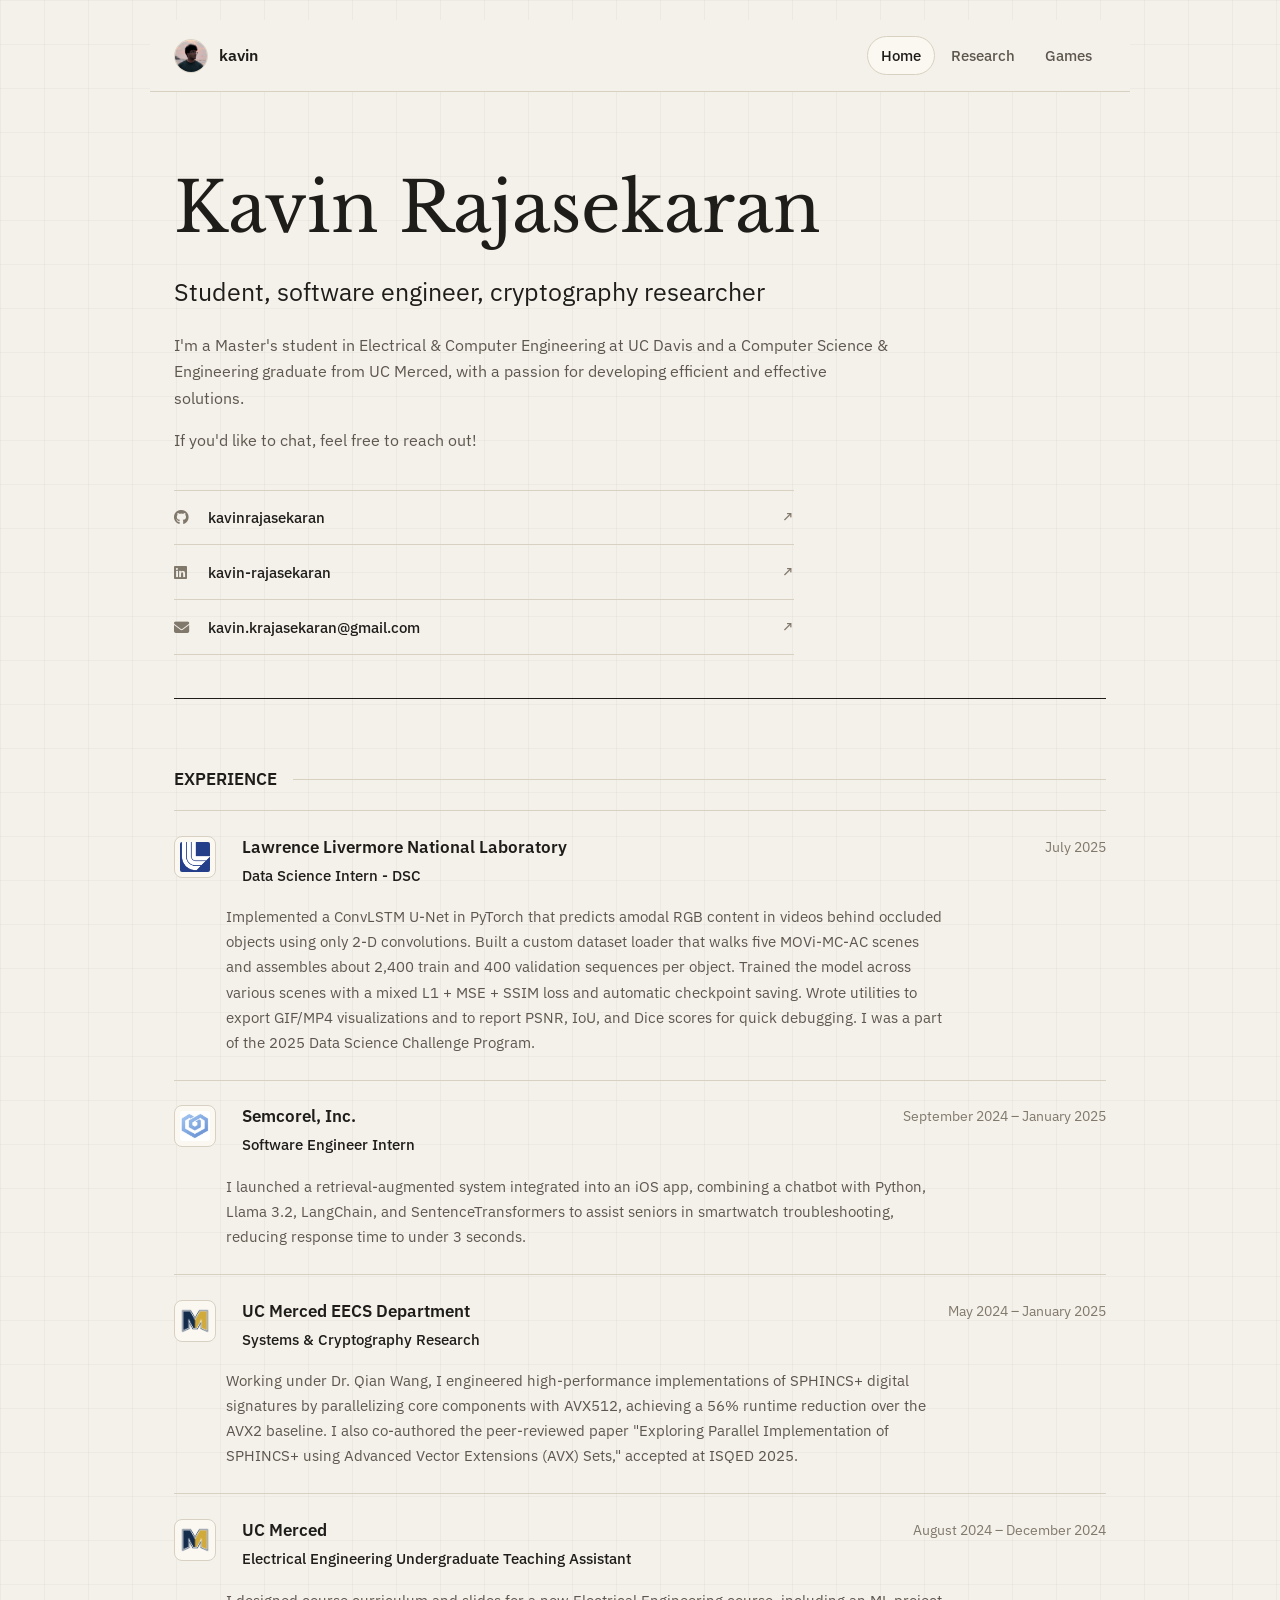
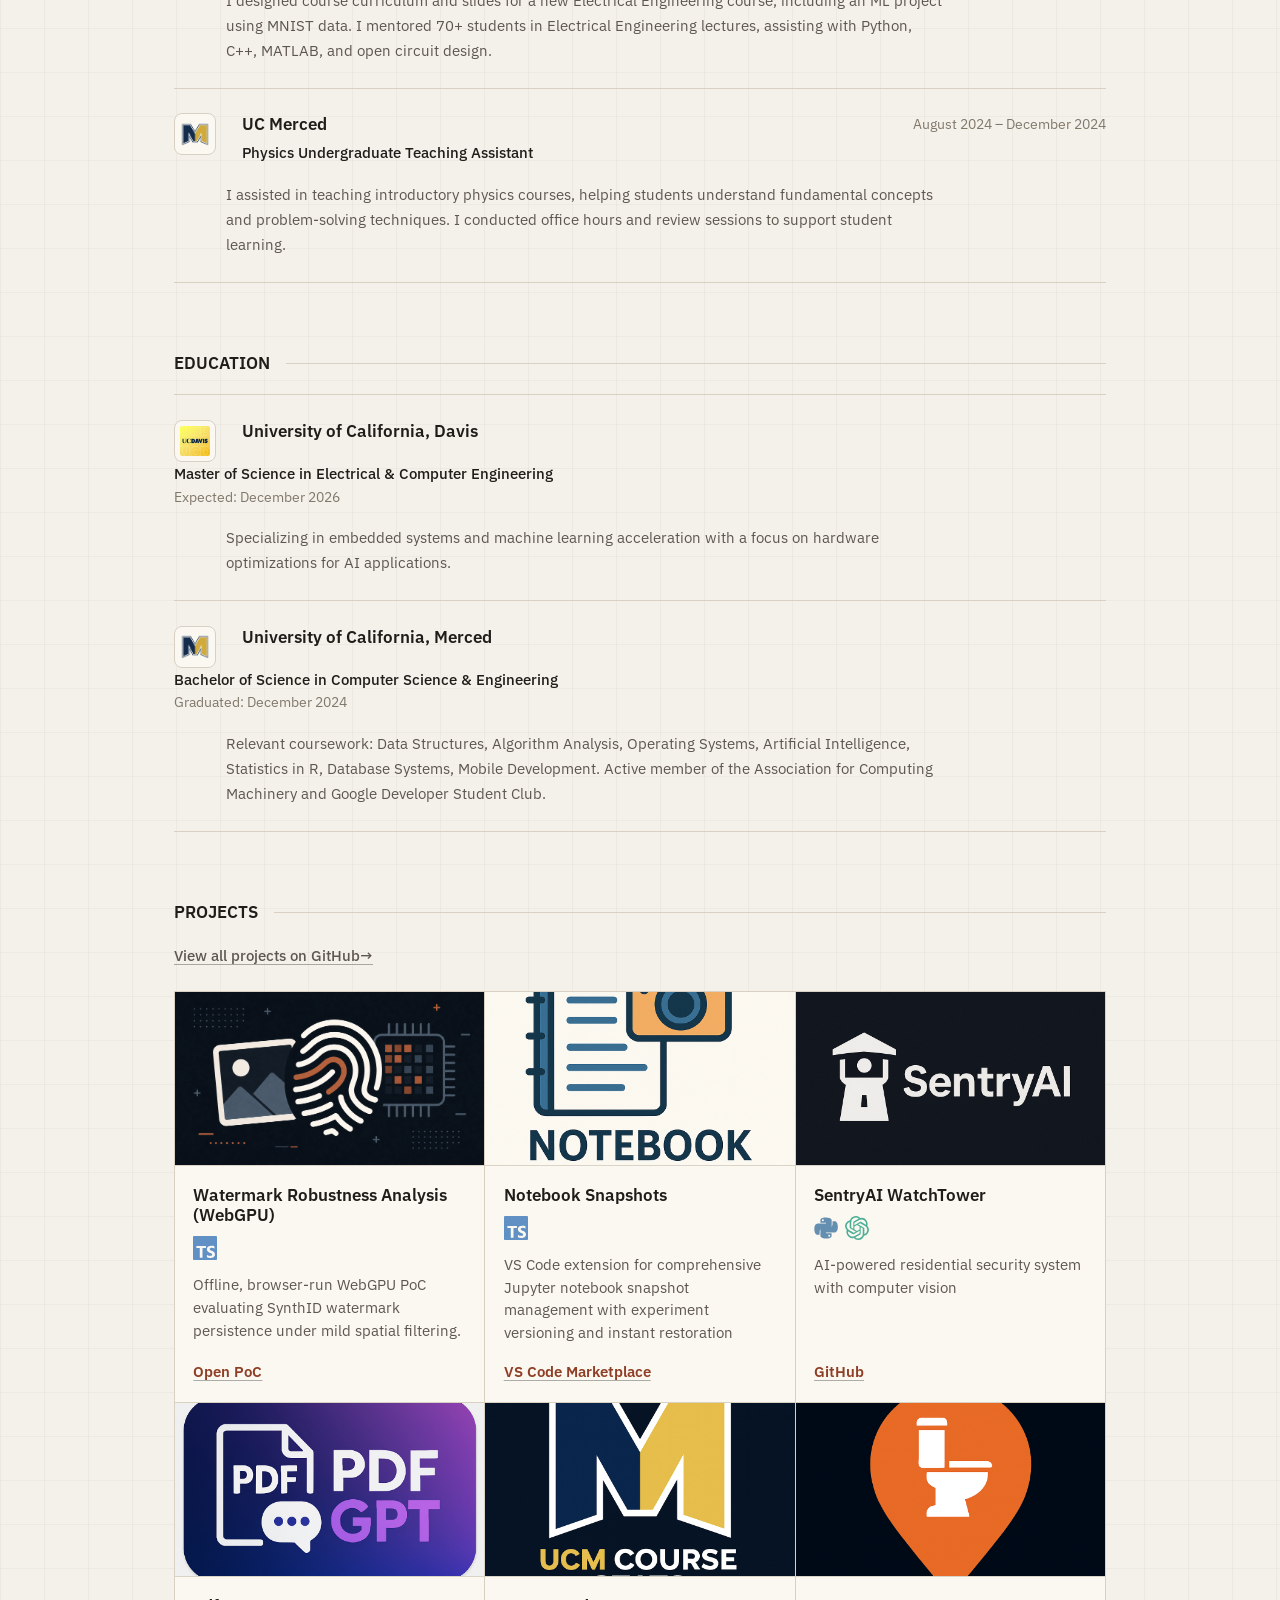
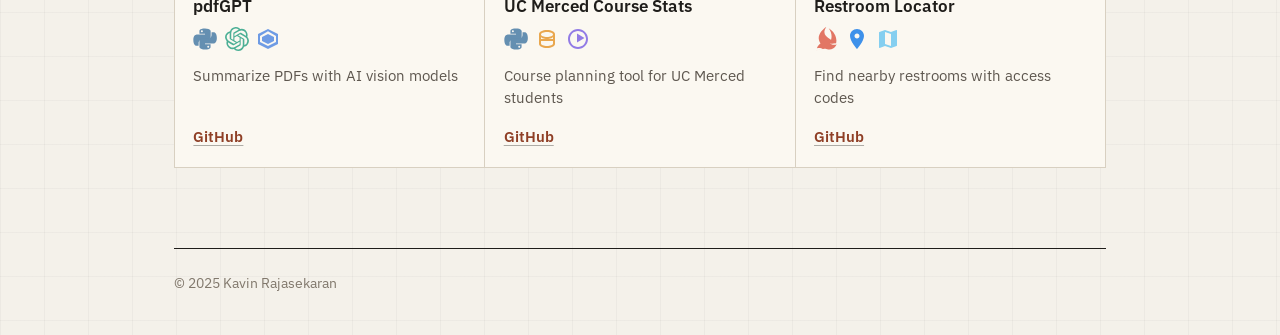
<file: index.html>
<!DOCTYPE html>
<html lang="en">
<head>
  <meta charset="UTF-8">
  <meta name="viewport" content="width=device-width, initial-scale=1.0">
  <title>Kavin Rajasekaran</title>
  <link rel="stylesheet" href="css/styles.css">
  <link rel="icon" type="image/png" href="assets/favicon.png">
  <link rel="stylesheet" href="https://cdnjs.cloudflare.com/ajax/libs/font-awesome/6.4.0/css/all.min.css">
</head>
<body>
  <!-- Liquid Glass SVG Displacement Filter (edge-only refraction) -->
  <svg aria-hidden="true" style="position:absolute;width:0;height:0;overflow:hidden;pointer-events:none">
    <defs>
      <filter id="liquid-glass-distort" x="0%" y="0%" width="100%" height="100%" color-interpolation-filters="sRGB">
        <!-- 1. Smooth organic noise texture -->
        <feTurbulence type="fractalNoise" baseFrequency="0.006 0.004" numOctaves="2" seed="42" result="noise"/>
        <!-- Heavy blur → large, gentle warps (no jaggedness) -->
        <feGaussianBlur in="noise" stdDeviation="22" result="soft-noise"/>
        <!-- 2. Displace the backdrop — subtle uniform liquid refraction -->
        <feDisplacementMap in="SourceGraphic" in2="soft-noise" scale="16"
          xChannelSelector="R" yChannelSelector="G"/>
      </filter>
    </defs>
  </svg>

  <div class="container">
    <header>
      <div class="logo">
        <img src="assets/profile-pic-small.jpg" alt="Kavin Rajasekaran" class="profile-pic-small">
        <a href="/">kavin</a>
      </div>
      <nav>
        <ul>
          <li><a href="#" class="active">Home</a></li>
          <li><a href="publications.html">Research</a></li>
          <li><a href="games.html">Games</a></li>
        </ul>
      </nav>
    </header>

    <main>
      <section class="hero fade-in">
        <h1>Kavin Rajasekaran</h1>
        <p class="subtitle">Student, software engineer, cryptography researcher</p>

        <div class="bio">
          <p>I'm a Master's student in Electrical & Computer Engineering at UC Davis and a Computer Science & Engineering graduate from UC Merced, with a passion for developing efficient and effective solutions.</p>
          
          <p>If you'd like to chat, feel free to reach out!</p>
        </div>

        <div class="social-links">
          <!-- <a href="https://discord.com/users/kavinrajasekaran" target="_blank" title="Discord">Discord</a> -->
          <a href="https://github.com/kavinrajasekaran" target="_blank" title="GitHub">
            <i class="fab fa-github"></i>
            <span>kavinrajasekaran</span>
          </a>
          <a href="https://www.linkedin.com/in/kavinkraj/" target="_blank" title="LinkedIn">
            <i class="fab fa-linkedin"></i>
            <span>kavin-rajasekaran</span>
          </a>
          <!-- <a href="https://twitter.com/kavinraj" target="_blank" title="X">X</a> -->
          <!-- <a href="https://bsky.app/profile/kavinrajasekaran.bsky.social" target="_blank" title="Bluesky">Bluesky</a> -->
          <a href="mailto:kavin.krajasekaran@gmail.com" title="Email">
            <i class="fas fa-envelope"></i>
            <span>kavin.krajasekaran@gmail.com</span>
          </a>
        </div>
      </section>

      <section class="experience fade-in">
        <h2>Experience</h2>

        <ul class="experience-list">
          <li class="experience-item">
            <svg class="toggle-icon" xmlns="http://www.w3.org/2000/svg" viewBox="0 0 24 24" fill="currentColor">
              <path d="M8.59,16.58L13.17,12L8.59,7.41L10,6L16,12L10,18L8.59,16.58Z"/>
            </svg>
            <div class="experience-item-header">
              <img src="assets/companies/llnl.png" alt="LLNL" class="company-logo">
              <h3>Lawrence Livermore National Laboratory</h3>
              <div class="position-wrapper">
                <p class="position">Data Science Intern - DSC</p>
              </div>
              <div class="duration-wrapper">
                <!-- <span class="status-indicator status-future"></span> -->
                <p class="duration">July 2025</p>
              </div>
            </div>
            <p class="description">Implemented a ConvLSTM U-Net in PyTorch that predicts amodal RGB content in videos behind occluded objects using only 2-D convolutions. Built a custom dataset loader that walks five MOVi-MC-AC scenes and assembles about 2,400 train and 400 validation sequences per object. Trained the model across various scenes with a mixed L1 + MSE + SSIM loss and automatic checkpoint saving. Wrote utilities to export GIF/MP4 visualizations and to report PSNR, IoU, and Dice scores for quick debugging. I was a part of the 2025 Data Science Challenge Program.</p>

          </li>

          <li class="experience-item">
            <svg class="toggle-icon" xmlns="http://www.w3.org/2000/svg" viewBox="0 0 24 24" fill="currentColor">
              <path d="M8.59,16.58L13.17,12L8.59,7.41L10,6L16,12L10,18L8.59,16.58Z"/>
            </svg>
            <div class="experience-item-header">
              <img src="assets/companies/semcorel.png" alt="Semcorel" class="company-logo">
              <h3>Semcorel, Inc.</h3>
              <div class="position-wrapper">
                <p class="position">Software Engineer Intern</p>
              </div>
              <div class="duration-wrapper">
                <span class="status-indicator status-past"></span>
                <p class="duration">September 2024 – January 2025</p>
              </div>
            </div>
            <p class="description">I launched a retrieval-augmented system integrated into an iOS app, combining a chatbot with Python, Llama 3.2, LangChain, and SentenceTransformers to assist seniors in smartwatch troubleshooting, reducing response time to under 3 seconds.</p>
          </li>

          <li class="experience-item">
            <svg class="toggle-icon" xmlns="http://www.w3.org/2000/svg" viewBox="0 0 24 24" fill="currentColor">
              <path d="M8.59,16.58L13.17,12L8.59,7.41L10,6L16,12L10,18L8.59,16.58Z"/>
            </svg>
            <div class="experience-item-header">
              <img src="assets/companies/ucmerced.png" alt="UC Merced" class="company-logo">
              <h3>UC Merced EECS Department</h3>
              <div class="position-wrapper">
                <p class="position">Systems & Cryptography Research</p>
              </div>
              <div class="duration-wrapper">
                <span class="status-indicator status-past"></span>
                <p class="duration">May 2024 – January 2025</p>
              </div>
            </div>
            <p class="description">Working under Dr. Qian Wang, I engineered high-performance implementations of SPHINCS+ digital signatures by parallelizing core components with AVX512, achieving a 56% runtime reduction over the AVX2 baseline. I also co-authored the peer-reviewed paper "Exploring Parallel Implementation of SPHINCS+ using Advanced Vector Extensions (AVX) Sets," accepted at ISQED 2025.</p>
          </li>

          <li class="experience-item">
            <svg class="toggle-icon" xmlns="http://www.w3.org/2000/svg" viewBox="0 0 24 24" fill="currentColor">
              <path d="M8.59,16.58L13.17,12L8.59,7.41L10,6L16,12L10,18L8.59,16.58Z"/>
            </svg>
            <div class="experience-item-header">
              <img src="assets/companies/ucmerced.png" alt="UC Merced" class="company-logo">
              <h3>UC Merced</h3>
              <div class="position-wrapper">
                <p class="position">Electrical Engineering Undergraduate Teaching Assistant</p>
              </div>
              <div class="duration-wrapper">
                <span class="status-indicator status-past"></span>
                <p class="duration">August 2024 – December 2024</p>
              </div>
            </div>
            <p class="description">I designed course curriculum and slides for a new Electrical Engineering course, including an ML project using MNIST data. I mentored 70+ students in Electrical Engineering lectures, assisting with Python, C++, MATLAB, and open circuit design.</p>
          </li>

          <li class="experience-item">
            <svg class="toggle-icon" xmlns="http://www.w3.org/2000/svg" viewBox="0 0 24 24" fill="currentColor">
              <path d="M8.59,16.58L13.17,12L8.59,7.41L10,6L16,12L10,18L8.59,16.58Z"/>
            </svg>
            <div class="experience-item-header">
              <img src="assets/companies/ucmerced.png" alt="UC Merced" class="company-logo">
              <h3>UC Merced</h3>
              <div class="position-wrapper">
                <p class="position">Physics Undergraduate Teaching Assistant</p>
              </div>
              <div class="duration-wrapper">
                <span class="status-indicator status-past"></span>
                <p class="duration">August 2024 – December 2024</p>
              </div>
            </div>
            <p class="description">I assisted in teaching introductory physics courses, helping students understand fundamental concepts and problem-solving techniques. I conducted office hours and review sessions to support student learning.</p>
          </li>
        </ul>
      </section>

      <section class="education fade-in">
        <h2>Education</h2>

        <ul class="education-list">
          <li class="education-item">
            <svg class="toggle-icon" xmlns="http://www.w3.org/2000/svg" viewBox="0 0 24 24" fill="currentColor">
              <path d="M8.59,16.58L13.17,12L8.59,7.41L10,6L16,12L10,18L8.59,16.58Z"/>
            </svg>
            <div class="education-item-header">
              <img src="assets/companies/ucdavis.png" alt="UC Davis" class="university-logo">
              <h3>University of California, Davis</h3>
            </div>
            <div class="degree-wrapper">
              <span class="status-indicator status-current"></span>
              <p class="degree">Master of Science in Electrical & Computer Engineering</p>
            </div>
            <p class="duration">Expected: December 2026</p>
            <p class="description">Specializing in embedded systems and machine learning acceleration with a focus on hardware optimizations for AI applications.</p>
          </li>

          <li class="education-item">
            <svg class="toggle-icon" xmlns="http://www.w3.org/2000/svg" viewBox="0 0 24 24" fill="currentColor">
              <path d="M8.59,16.58L13.17,12L8.59,7.41L10,6L16,12L10,18L8.59,16.58Z"/>
            </svg>
            <div class="education-item-header">
              <img src="assets/companies/ucmerced.png" alt="UC Merced" class="university-logo">
              <h3>University of California, Merced</h3>
            </div>
            <div class="degree-wrapper">
              <span class="status-indicator status-completed"></span>
              <p class="degree">Bachelor of Science in Computer Science & Engineering</p>
            </div>
            <p class="duration">Graduated: December 2024</p>
            <p class="description">Relevant coursework: Data Structures, Algorithm Analysis, Operating Systems, Artificial Intelligence, Statistics in R, Database Systems, Mobile Development. Active member of the Association for Computing Machinery and Google Developer Student Club.</p>
          </li>
        </ul>
      </section>

      <section class="projects fade-in">
        <h2>Projects</h2>
        <a href="https://github.com/kavinrajasekaran" class="view-more" target="_blank">View all projects on GitHub→</a>

        
        <div class="project-grid">
          <div class="project-card">
            <div class="project-cover" style="background-image: url('assets/watermark-robustness-cover.png');"></div>
            <div class="project-info">
              <h3>Watermark Robustness Analysis (WebGPU)</h3>
              <div class="project-tech">
                <img src="assets/tech/typescript.svg" alt="TypeScript" title="TypeScript">
              </div>
              <p class="project-description">Offline, browser-run WebGPU PoC evaluating SynthID watermark persistence under mild spatial filtering.</p>
              <a href="https://kavinrajasekaran.dev/SynthID-Bypass-POC/" target="_blank" class="project-link">Open PoC</a>
            </div>
          </div>

          <div class="project-card">
            <div class="project-cover" style="background-image: url('assets/notebook-snapshots-cover.png')"></div>
            <div class="project-info">
              <h3>Notebook Snapshots</h3>
              <div class="project-tech">
                <img src="assets/tech/typescript.svg" alt="TypeScript" title="TypeScript">
              </div>
              <p class="project-description">VS Code extension for comprehensive Jupyter notebook snapshot management with experiment versioning and instant restoration</p>
              <a href="https://marketplace.visualstudio.com/items?itemName=KavinRajasekaran.notebook-snapshots" target="_blank" class="project-link">VS Code Marketplace</a>
            </div>
          </div>

          <div class="project-card">
            <div class="project-cover" style="background-image: url('assets/sentryai-cover.png')"></div>
            <div class="project-info">
              <h3>SentryAI WatchTower</h3>
              <div class="project-tech">
                <img src="assets/tech/python.svg" alt="Python" title="Python">
                <img src="assets/tech/openai.svg" alt="OpenAI" title="OpenAI">
              </div>
              <p class="project-description">AI-powered residential security system with computer vision</p>
              <a href="https://github.com/kavinrajasekaran/SentryAI---WatchTower" target="_blank" class="project-link">GitHub</a>
            </div>
          </div>
          
          <div class="project-card">
            <div class="project-cover" style="background-image: url('assets/pdfgpt-cover.png')"></div>
            <div class="project-info">
              <h3>pdfGPT</h3>
              <div class="project-tech">
                <img src="assets/tech/python.svg" alt="Python" title="Python">
                <img src="assets/tech/openai.svg" alt="OpenAI" title="OpenAI">
                <img src="assets/tech/tesseract.svg" alt="Tesseract" title="Tesseract">
              </div>
              <p class="project-description">Summarize PDFs with AI vision models</p>
              <a href="https://github.com/kavinrajasekaran/pdfgpt" target="_blank" class="project-link">GitHub</a>
            </div>
          </div>
          
          <div class="project-card">
            <div class="project-cover" style="background-image: url('assets/scheduler-cover.png')"></div>
            <div class="project-info">
              <h3>UC Merced Course Stats</h3>
              <div class="project-tech">
                <img src="assets/tech/python.svg" alt="Python" title="Python">
                <img src="assets/tech/sql.svg" alt="SQL" title="SQL">
                <img src="assets/tech/budibase.svg" alt="Budibase" title="Budibase">
              </div>
              <p class="project-description">Course planning tool for UC Merced students</p>
              <a href="https://github.com/Insainian/UCM-Course-Stats" target="_blank" class="project-link">GitHub</a>
            </div>
          </div>

          <div class="project-card">
            <div class="project-cover" style="background-image: url('assets/restroom-cover.png')"></div>
            <div class="project-info">
              <h3>Restroom Locator</h3>
              <div class="project-tech">
                <img src="assets/tech/swift.svg" alt="Swift" title="Swift">
                <img src="assets/tech/corelocation.svg" alt="Core Location" title="Core Location">
                <img src="assets/tech/mapkit.svg" alt="MapKit" title="MapKit">
              </div>
              <p class="project-description">Find nearby restrooms with access codes</p>
              <a href="https://github.com/kavinrajasekaran/Restroom-Locator" target="_blank" class="project-link">GitHub</a>
            </div>
          </div>
          
        </div>
      </section>

      <!-- <div class="discord-card">
        <p>Discord user information</p>
        <p class="discord-note">Click above to open my profile in Discord!</p>
      </div> -->
    </main>

    <footer>
      <p>© 2025 Kavin Rajasekaran </p>
    </footer>
    <!-- Last updated: January 2025 -->
  </div>

  <script src="js/liquid-glass.js"></script>
  <script>
    const el = document.getElementById('views');
    if (el) {
      const ns = 'kavinrajasekaran.dev';
      const key = (location.pathname === '/' ? 'index' : location.pathname).replace(/[^a-z0-9/_-]/gi, '_');

      fetch(`https://api.counterapi.dev/v1/${encodeURIComponent(ns)}/${encodeURIComponent(key)}/up`)
        .then(r => r.json())
        .then(d => {
          const n = d.count;
          el.textContent = Number.isFinite(n) ? String(n) : 'n/a';
        })
        .catch(() => { el.textContent = 'n/a'; });
    }
  </script>
  
</body>
</html>
</file>
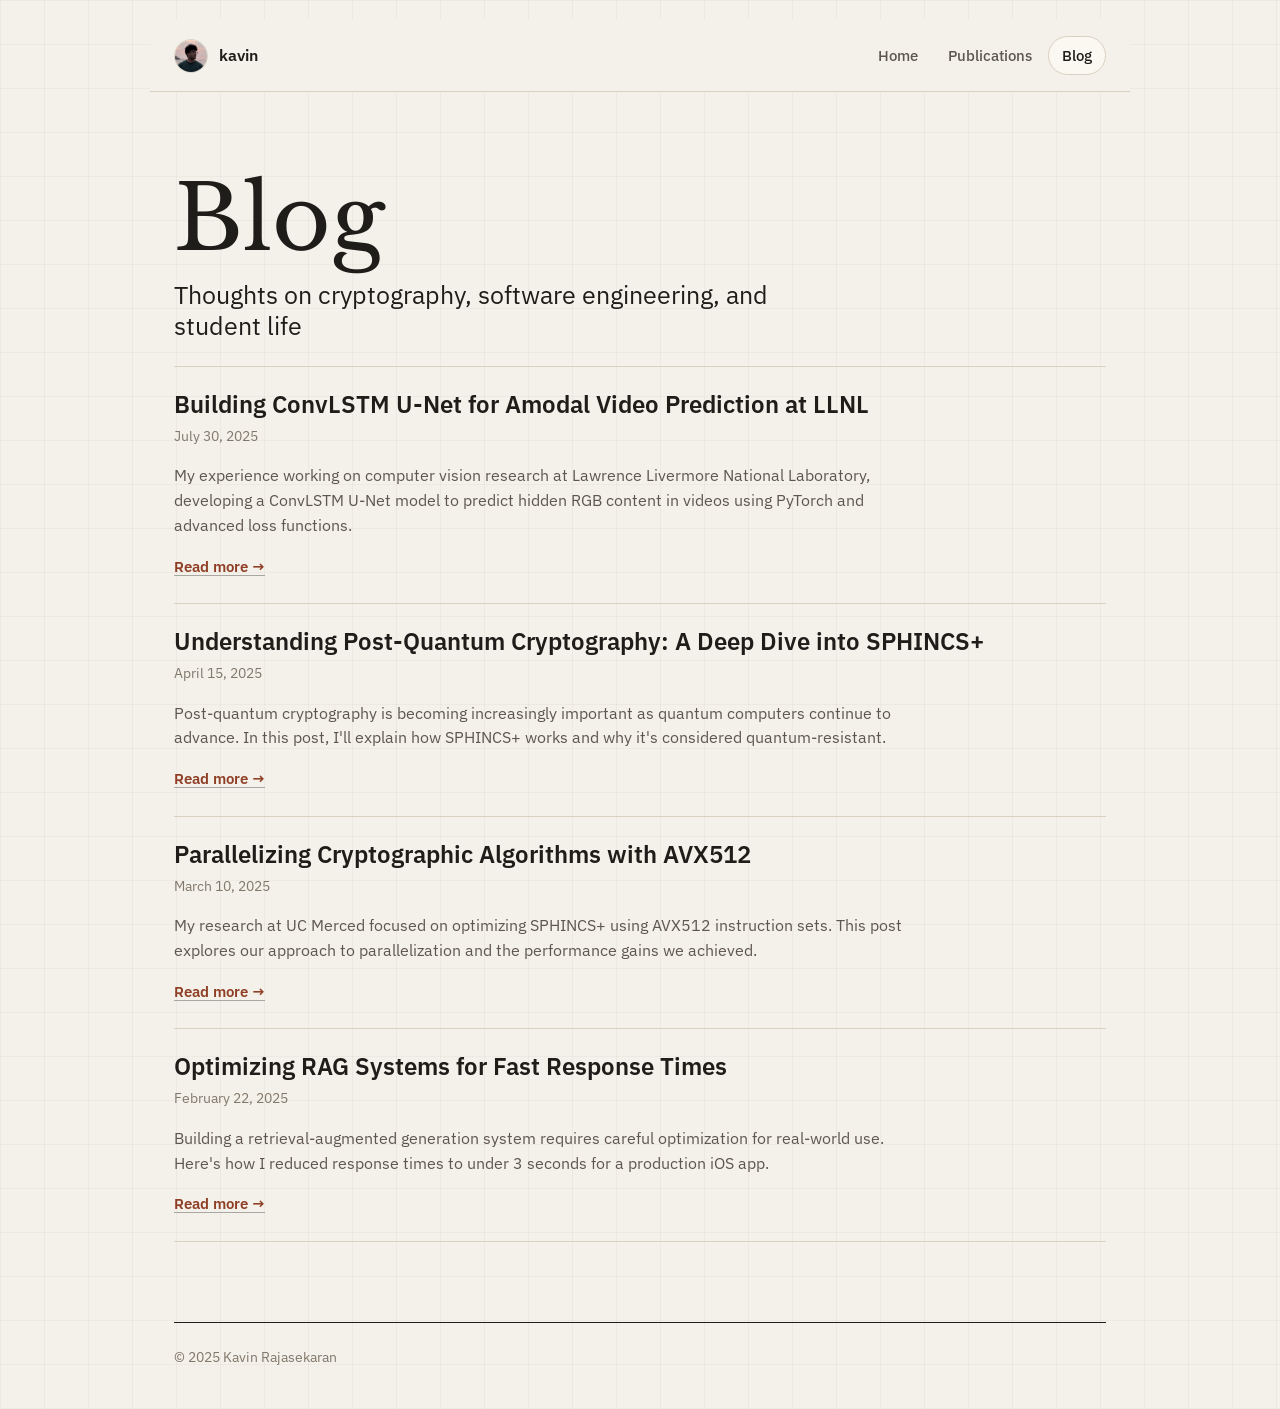
<file: blog.html>
<!DOCTYPE html>
<html lang="en">
<head>
  <meta charset="UTF-8">
  <meta name="viewport" content="width=device-width, initial-scale=1.0">
  <title>Blog | Kavin Rajasekaran</title>
  <link rel="stylesheet" href="css/styles.css">
  <link rel="icon" type="image/png" href="assets/favicon.png">
</head>
<body>
  <div class="container">
    <header>
      <div class="logo">
        <img src="assets/profile-pic-small.jpg" alt="Kavin Rajasekaran" class="profile-pic-small">
        <a href="/">kavin</a>
      </div>
      <nav>
        <ul>
          <li><a href="index.html">Home</a></li>
          <li><a href="publications.html">Publications</a></li>
          <li><a href="#" class="active">Blog</a></li>
        </ul>
      </nav>
    </header>

    <main>
      <section class="blog">
        <h1>Blog</h1>
        <p class="subtitle">Thoughts on cryptography, software engineering, and student life</p>

        <div class="blog-posts">
          <article class="blog-post">
            <h2><a href="blog/llnl-convlstm-experience.html">Building ConvLSTM U-Net for Amodal Video Prediction at LLNL</a></h2>
            <p class="post-date">July 30, 2025</p>
            <p class="post-excerpt">
              My experience working on computer vision research at Lawrence Livermore National Laboratory, developing 
              a ConvLSTM U-Net model to predict hidden RGB content in videos using PyTorch and advanced loss functions.
            </p>
            <a href="blog/llnl-convlstm-experience.html" class="read-more">Read more →</a>
          </article>

          <article class="blog-post">
            <h2><a href="blog/post-quantum-crypto.html">Understanding Post-Quantum Cryptography: A Deep Dive into SPHINCS+</a></h2>
            <p class="post-date">April 15, 2025</p>
            <p class="post-excerpt">
              Post-quantum cryptography is becoming increasingly important as quantum computers continue to advance. 
              In this post, I'll explain how SPHINCS+ works and why it's considered quantum-resistant.
            </p>
            <a href="blog/post-quantum-crypto.html" class="read-more">Read more →</a>
          </article>

          <article class="blog-post">
            <h2><a href="blog/parallelizing-cryptography.html">Parallelizing Cryptographic Algorithms with AVX512</a></h2>
            <p class="post-date">March 10, 2025</p>
            <p class="post-excerpt">
              My research at UC Merced focused on optimizing SPHINCS+ using AVX512 instruction sets. 
              This post explores our approach to parallelization and the performance gains we achieved.
            </p>
            <a href="blog/parallelizing-cryptography.html" class="read-more">Read more →</a>
          </article>

          <article class="blog-post">
            <h2><a href="blog/ai-chatbot-optimization.html">Optimizing RAG Systems for Fast Response Times</a></h2>
            <p class="post-date">February 22, 2025</p>
            <p class="post-excerpt">
              Building a retrieval-augmented generation system requires careful optimization for real-world use.
              Here's how I reduced response times to under 3 seconds for a production iOS app.
            </p>
            <a href="blog/ai-chatbot-optimization.html" class="read-more">Read more →</a>
          </article>
        </div>
      </section>
    </main>

    <footer>
      <p>© 2025 Kavin Rajasekaran</p>
    </footer>
  </div>
</body>
</html>
</file>
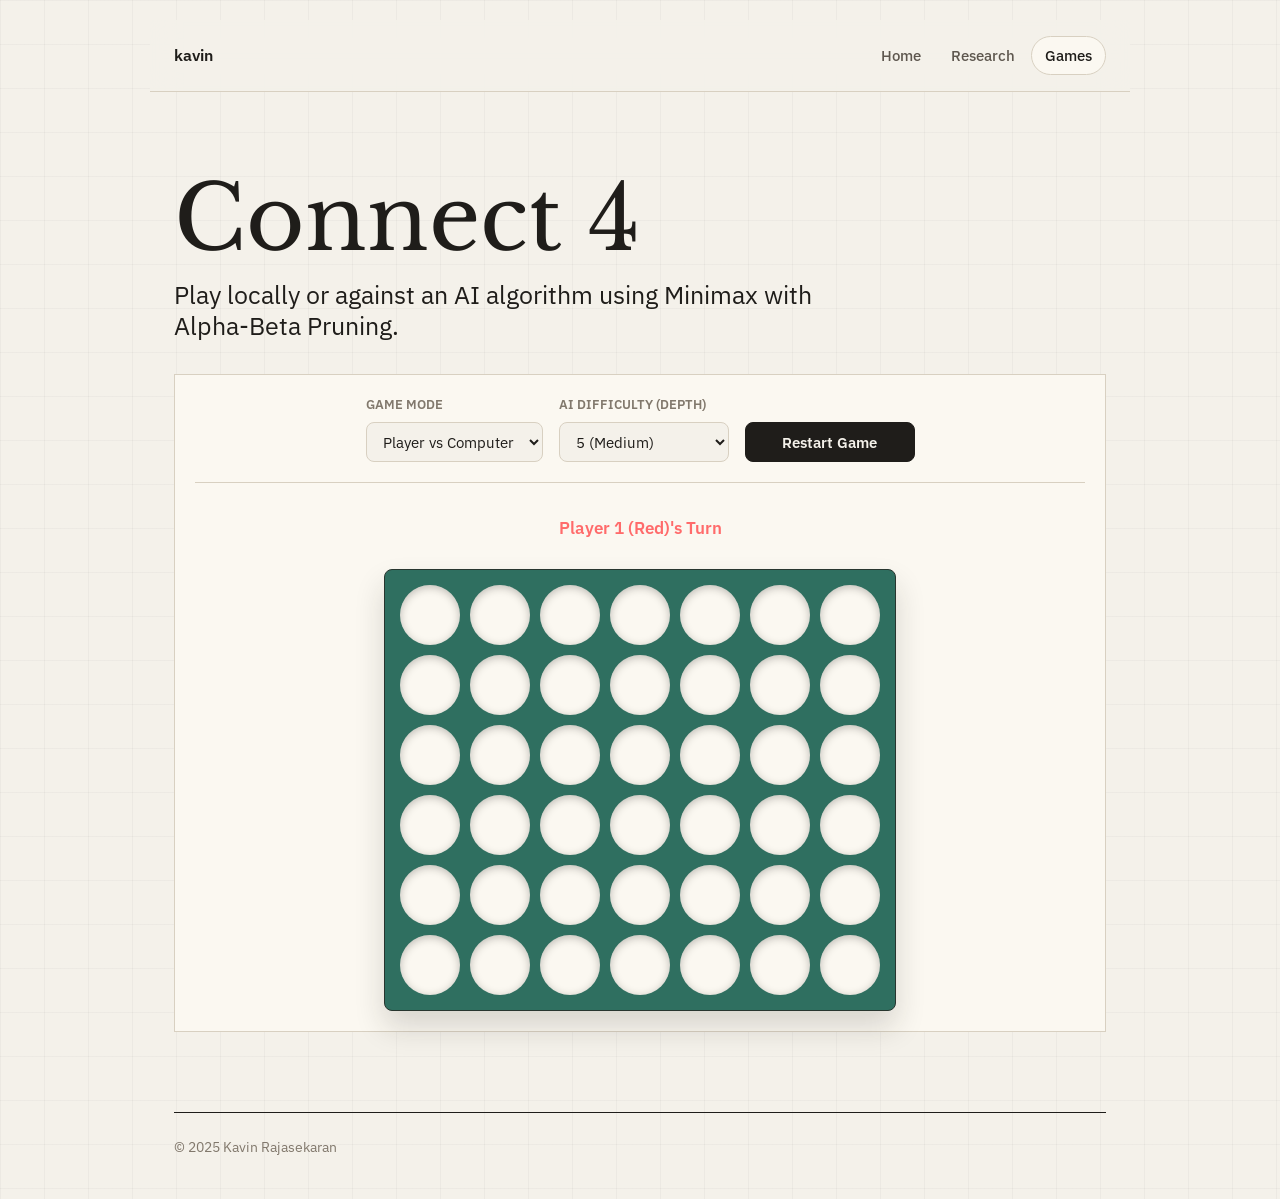
<file: games.html>
<!DOCTYPE html>
<html lang="en">

<head>
    <meta charset="UTF-8">
    <meta name="viewport" content="width=device-width, initial-scale=1.0">
    <title>Games | Kavin Rajasekaran</title>
    <link rel="stylesheet" href="css/styles.css">
    <link rel="stylesheet" href="css/games.css">
    <link rel="icon" type="image/png" href="assets/favicon.png">
</head>

<body>
    <!-- Liquid Glass SVG Displacement Filter (edge-only refraction) -->
    <svg aria-hidden="true" style="position:absolute;width:0;height:0;overflow:hidden;pointer-events:none">
        <defs>
            <filter id="liquid-glass-distort" x="0%" y="0%" width="100%" height="100%"
                color-interpolation-filters="sRGB">
                <feTurbulence type="fractalNoise" baseFrequency="0.006 0.004" numOctaves="2" seed="42" result="noise" />
                <feGaussianBlur in="noise" stdDeviation="22" result="soft-noise" />
                <feDisplacementMap in="SourceGraphic" in2="soft-noise" scale="16" xChannelSelector="R"
                    yChannelSelector="G" />
            </filter>
        </defs>
    </svg>

    <div class="container">
        <header>
            <div class="logo">
                <a href="/">kavin</a>
            </div>
            <nav>
                <ul>
                    <li><a href="index.html">Home</a></li>
                    <li><a href="publications.html">Research</a></li>
                    <li><a href="#" class="active">Games</a></li>
                </ul>
            </nav>
        </header>

        <main>
            <section class="fade-in">
                <h1>Connect 4</h1>
                <p class="subtitle">Play locally or against an AI algorithm using Minimax with Alpha-Beta Pruning.</p>

                <div class="game-container">
                    <div class="controls">
                        <div class="control-group">
                            <label for="gameMode">Game Mode</label>
                            <select id="gameMode">
                                <option value="pvp">Player vs Player</option>
                                <option value="pvc" selected>Player vs Computer</option>
                                <option value="cvp">Computer vs Player</option>
                            </select>
                        </div>

                        <div class="control-group" id="difficultyGroup">
                            <label for="aiDepth">AI Difficulty (Depth)</label>
                            <select id="aiDepth">
                                <option value="1">1 (Very Easy)</option>
                                <option value="3">3 (Easy)</option>
                                <option value="5" selected>5 (Medium)</option>
                                <option value="7">7 (Hard)</option>
                            </select>
                        </div>

                        <div class="control-group">
                            <label>&nbsp;</label>
                            <button id="resetBtn">Restart Game</button>
                        </div>
                    </div>

                    <div class="turn-indicator" id="turnIndicator">Player 1's Turn (Red)</div>

                    <div class="connect4-board" id="board">
                        <!-- Board will be generated via JS -->
                    </div>
                </div>
            </section>
        </main>

        <footer>
            <p>© 2025 Kavin Rajasekaran</p>
        </footer>
    </div>
    <script src="js/liquid-glass.js"></script>
    <script src="js/connect4.js"></script>
</body>

</html>
</file>
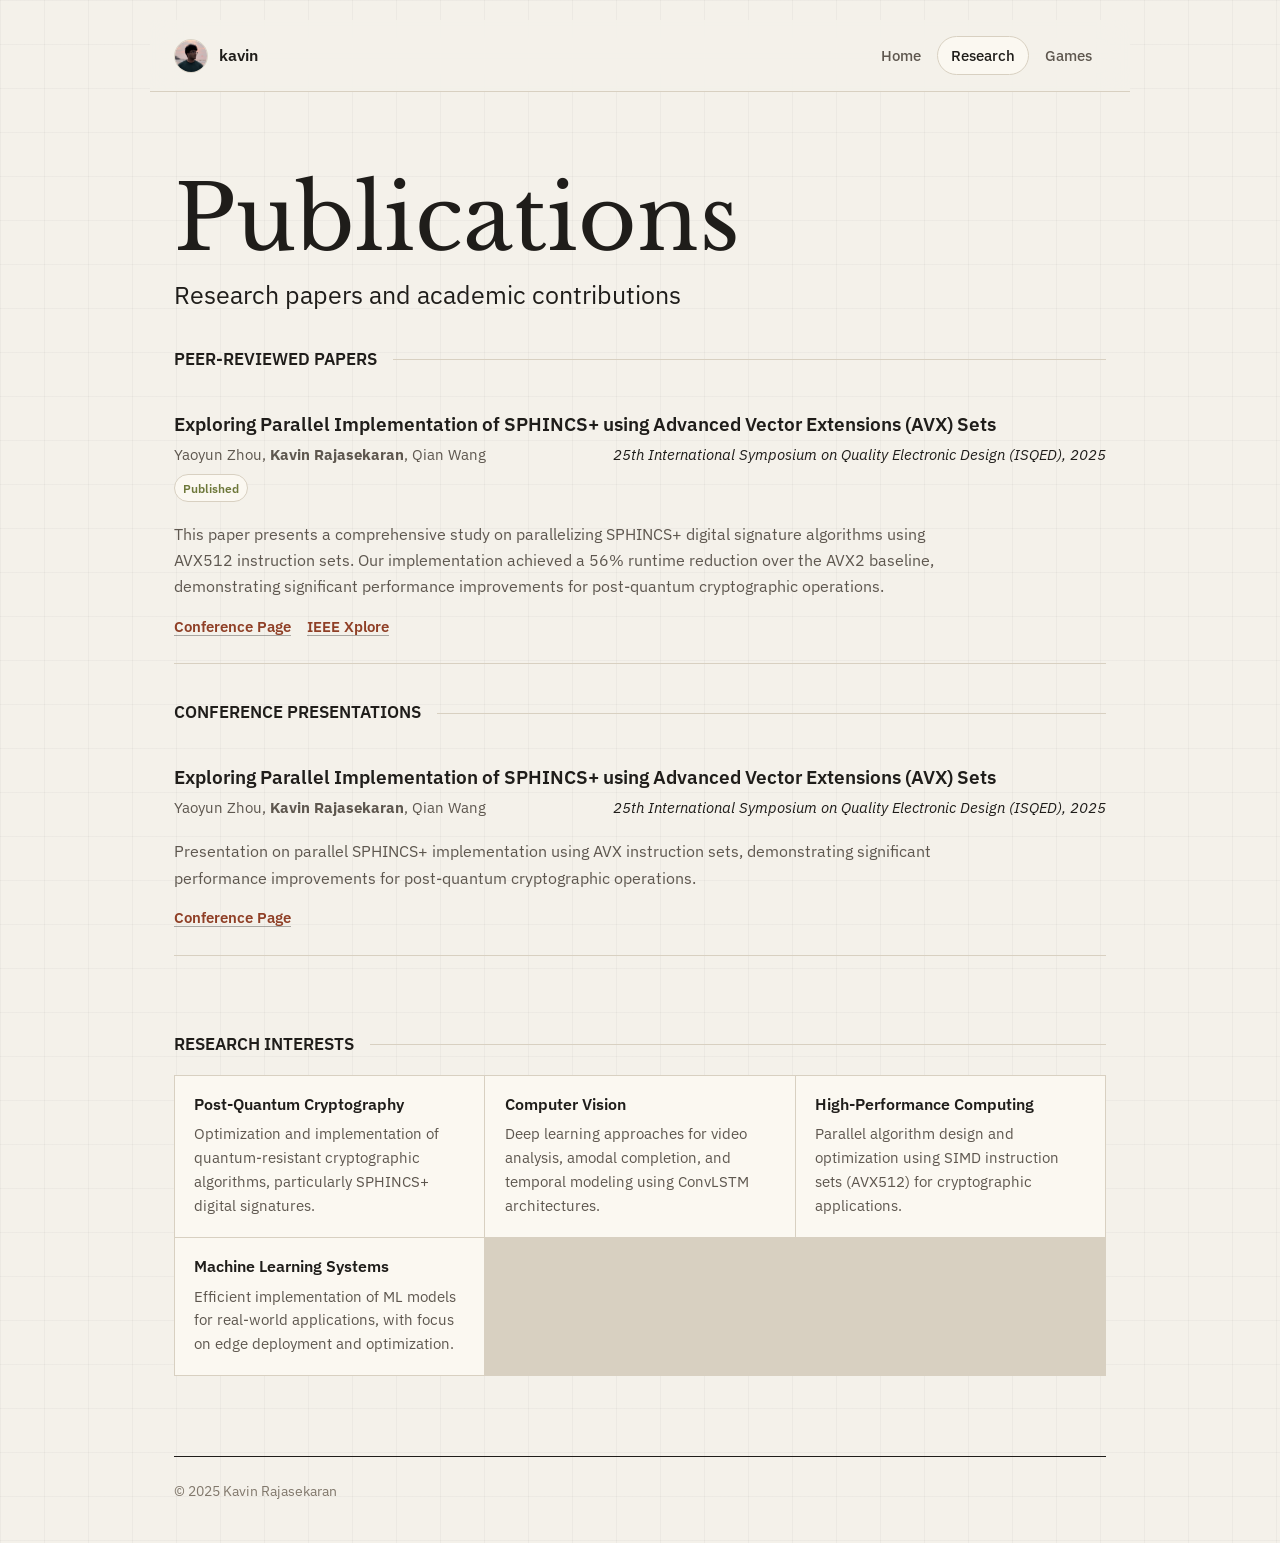
<file: publications.html>
<!DOCTYPE html>
<html lang="en">

<head>
  <meta charset="UTF-8">
  <meta name="viewport" content="width=device-width, initial-scale=1.0">
  <title>Publications | Kavin Rajasekaran</title>
  <link rel="stylesheet" href="css/styles.css">
  <link rel="icon" type="image/png" href="assets/favicon.png">
</head>

<body>
  <!-- Liquid Glass SVG Displacement Filter (edge-only refraction) -->
  <svg aria-hidden="true" style="position:absolute;width:0;height:0;overflow:hidden;pointer-events:none">
    <defs>
      <filter id="liquid-glass-distort" x="0%" y="0%" width="100%" height="100%" color-interpolation-filters="sRGB">
        <feTurbulence type="fractalNoise" baseFrequency="0.006 0.004" numOctaves="2" seed="42" result="noise" />
        <feGaussianBlur in="noise" stdDeviation="22" result="soft-noise" />
        <feDisplacementMap in="SourceGraphic" in2="soft-noise" scale="16" xChannelSelector="R" yChannelSelector="G" />
      </filter>
    </defs>
  </svg>

  <div class="container">
    <header>
      <div class="logo">
        <img src="assets/profile-pic-small.jpg" alt="Kavin Rajasekaran" class="profile-pic-small">
        <a href="/">kavin</a>
      </div>
      <nav>
        <ul>
          <li><a href="index.html">Home</a></li>
          <li><a href="#" class="active">Research</a></li>
          <li><a href="games.html">Games</a></li>
        </ul>
      </nav>
    </header>

    <main>
      <section class="publications fade-in">
        <h1>Publications</h1>
        <p class="subtitle">Research papers and academic contributions</p>

        <div class="publications-content">
          <h2>Peer-Reviewed Papers</h2>

          <article class="publication-item">
            <h3>Exploring Parallel Implementation of SPHINCS+ using Advanced Vector Extensions (AVX) Sets</h3>
            <p class="publication-authors">Yaoyun Zhou, <strong>Kavin Rajasekaran</strong>, Qian Wang</p>
            <p class="publication-venue">25th International Symposium on Quality Electronic Design (ISQED), 2025</p>
            <p class="publication-status">Published</p>
            <p class="publication-description">
              This paper presents a comprehensive study on parallelizing SPHINCS+ digital signature algorithms using
              AVX512 instruction sets.
              Our implementation achieved a 56% runtime reduction over the AVX2 baseline, demonstrating significant
              performance improvements
              for post-quantum cryptographic operations.
            </p>
            <div class="publication-links">
              <a href="https://www.isqed.org/English/Archives/2025/Technical_Sessions/88.html" target="_blank"
                class="publication-link">Conference Page</a>
              <a href="https://ieeexplore.ieee.org/document/11014474" target="_blank" class="publication-link">IEEE
                Xplore</a>
            </div>
          </article>

          <h2>Conference Presentations</h2>

          <article class="publication-item">
            <h3>Exploring Parallel Implementation of SPHINCS+ using Advanced Vector Extensions (AVX) Sets</h3>
            <p class="publication-authors">Yaoyun Zhou, <strong>Kavin Rajasekaran</strong>, Qian Wang</p>
            <p class="publication-venue">25th International Symposium on Quality Electronic Design (ISQED), 2025</p>
            <p class="publication-description">
              Presentation on parallel SPHINCS+ implementation using AVX instruction sets, demonstrating significant
              performance improvements
              for post-quantum cryptographic operations.
            </p>
            <div class="publication-links">
              <a href="https://www.isqed.org/English/Archives/2025/Technical_Sessions/88.html" target="_blank"
                class="publication-link">Conference Page</a>
            </div>
          </article>
        </div>
      </section>

      <section class="research-interests fade-in">
        <h2>Research Interests</h2>
        <div class="interests-grid">
          <div class="interest-item">
            <h3>Post-Quantum Cryptography</h3>
            <p>Optimization and implementation of quantum-resistant cryptographic algorithms, particularly SPHINCS+
              digital signatures.</p>
          </div>
          <div class="interest-item">
            <h3>Computer Vision</h3>
            <p>Deep learning approaches for video analysis, amodal completion, and temporal modeling using ConvLSTM
              architectures.</p>
          </div>
          <div class="interest-item">
            <h3>High-Performance Computing</h3>
            <p>Parallel algorithm design and optimization using SIMD instruction sets (AVX512) for cryptographic
              applications.</p>
          </div>
          <div class="interest-item">
            <h3>Machine Learning Systems</h3>
            <p>Efficient implementation of ML models for real-world applications, with focus on edge deployment and
              optimization.</p>
          </div>
        </div>
      </section>
    </main>

    <footer>
      <p>© 2025 Kavin Rajasekaran</p>
    </footer>
  </div>
  <script src="js/liquid-glass.js"></script>
</body>

</html>
</file>
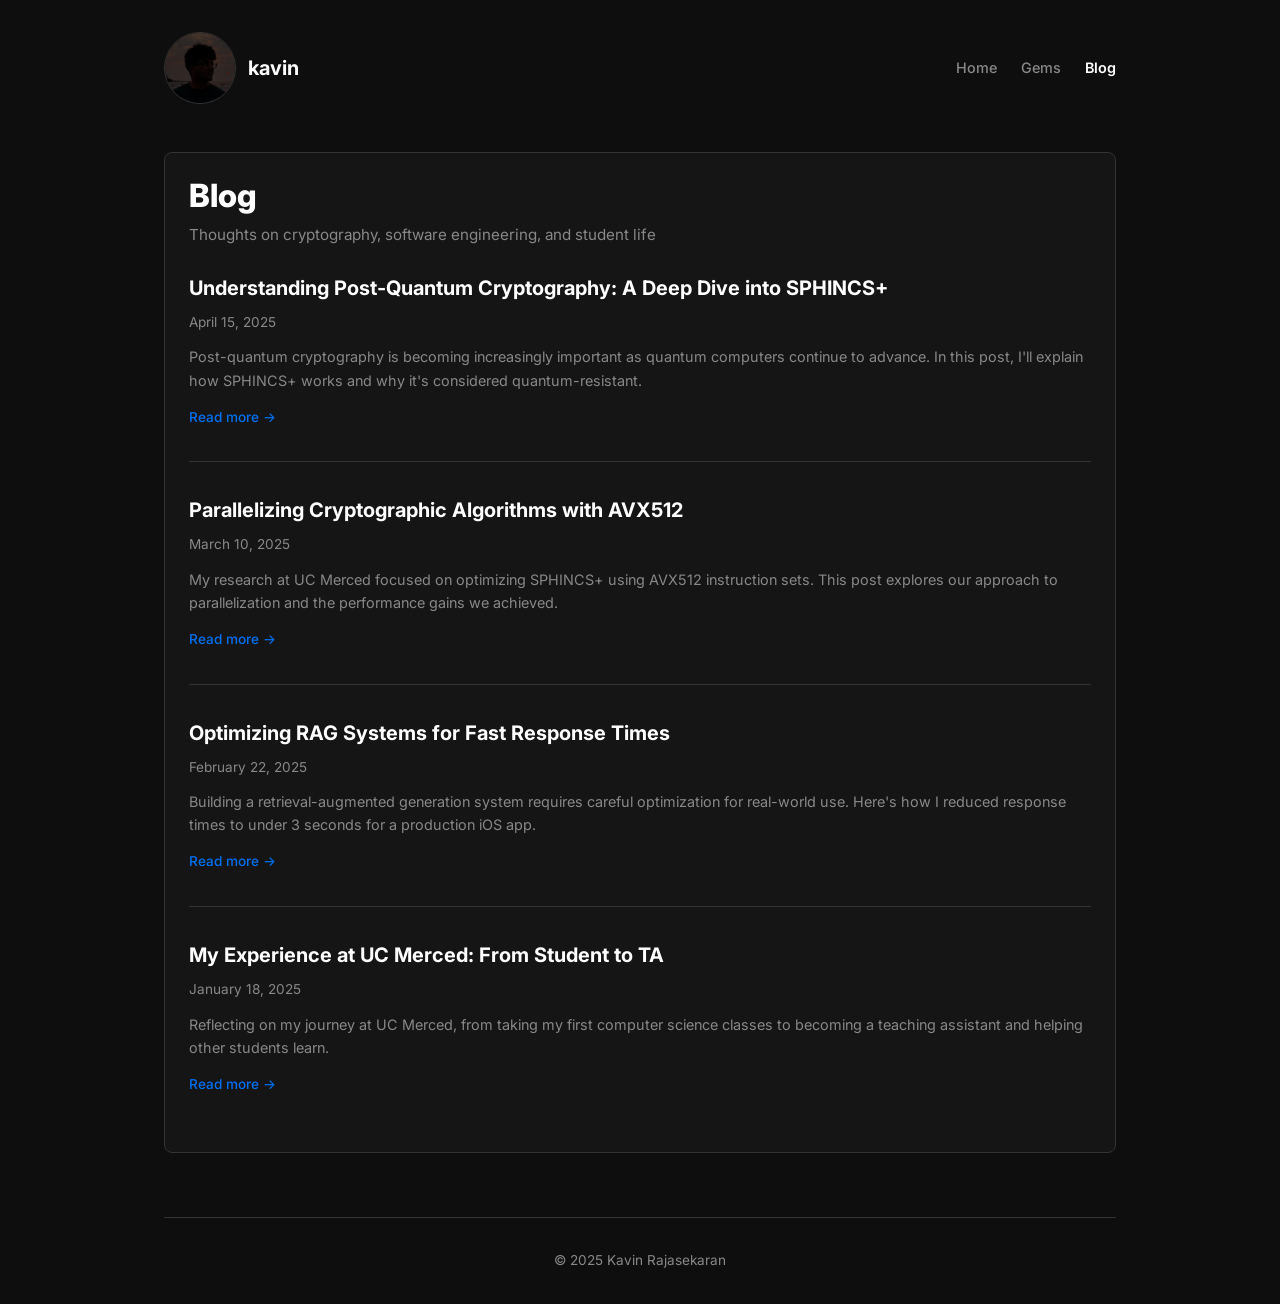
<file: real/blog.html>
<!DOCTYPE html>
<html lang="en">
<head>
  <meta charset="UTF-8">
  <meta name="viewport" content="width=device-width, initial-scale=1.0">
  <title>Blog | Kavin Rajasekaran</title>
  <link rel="stylesheet" href="css/styles.css">
  <link rel="icon" type="image/png" href="assets/favicon.png">
</head>
<body>
  <div class="container">
    <header>
      <div class="logo">
        <img src="assets/profile-pic-small.jpg" alt="Kavin Rajasekaran" class="profile-pic-small">
        <a href="/">kavin</a>
      </div>
      <nav>
        <ul>
          <li><a href="index.html">Home</a></li>
          <li><a href="gems.html">Gems</a></li>
          <li><a href="#" class="active">Blog</a></li>
        </ul>
      </nav>
    </header>

    <main>
      <section class="blog">
        <h1>Blog</h1>
        <p class="subtitle">Thoughts on cryptography, software engineering, and student life</p>

        <div class="blog-posts">
          <article class="blog-post">
            <h2><a href="blog/post-quantum-crypto.html">Understanding Post-Quantum Cryptography: A Deep Dive into SPHINCS+</a></h2>
            <p class="post-date">April 15, 2025</p>
            <p class="post-excerpt">
              Post-quantum cryptography is becoming increasingly important as quantum computers continue to advance. 
              In this post, I'll explain how SPHINCS+ works and why it's considered quantum-resistant.
            </p>
            <a href="blog/post-quantum-crypto.html" class="read-more">Read more →</a>
          </article>

          <article class="blog-post">
            <h2><a href="blog/parallelizing-cryptography.html">Parallelizing Cryptographic Algorithms with AVX512</a></h2>
            <p class="post-date">March 10, 2025</p>
            <p class="post-excerpt">
              My research at UC Merced focused on optimizing SPHINCS+ using AVX512 instruction sets. 
              This post explores our approach to parallelization and the performance gains we achieved.
            </p>
            <a href="blog/parallelizing-cryptography.html" class="read-more">Read more →</a>
          </article>

          <article class="blog-post">
            <h2><a href="blog/ai-chatbot-optimization.html">Optimizing RAG Systems for Fast Response Times</a></h2>
            <p class="post-date">February 22, 2025</p>
            <p class="post-excerpt">
              Building a retrieval-augmented generation system requires careful optimization for real-world use.
              Here's how I reduced response times to under 3 seconds for a production iOS app.
            </p>
            <a href="blog/ai-chatbot-optimization.html" class="read-more">Read more →</a>
          </article>

          <article class="blog-post">
            <h2><a href="blog/uc-merced-experience.html">My Experience at UC Merced: From Student to TA</a></h2>
            <p class="post-date">January 18, 2025</p>
            <p class="post-excerpt">
              Reflecting on my journey at UC Merced, from taking my first computer science classes to becoming
              a teaching assistant and helping other students learn.
            </p>
            <a href="blog/uc-merced-experience.html" class="read-more">Read more →</a>
          </article>
        </div>
      </section>
    </main>

    <footer>
      <p>© 2025 Kavin Rajasekaran</p>
    </footer>
  </div>

  <script src="js/main.js"></script>
</body>
</html>
</file>
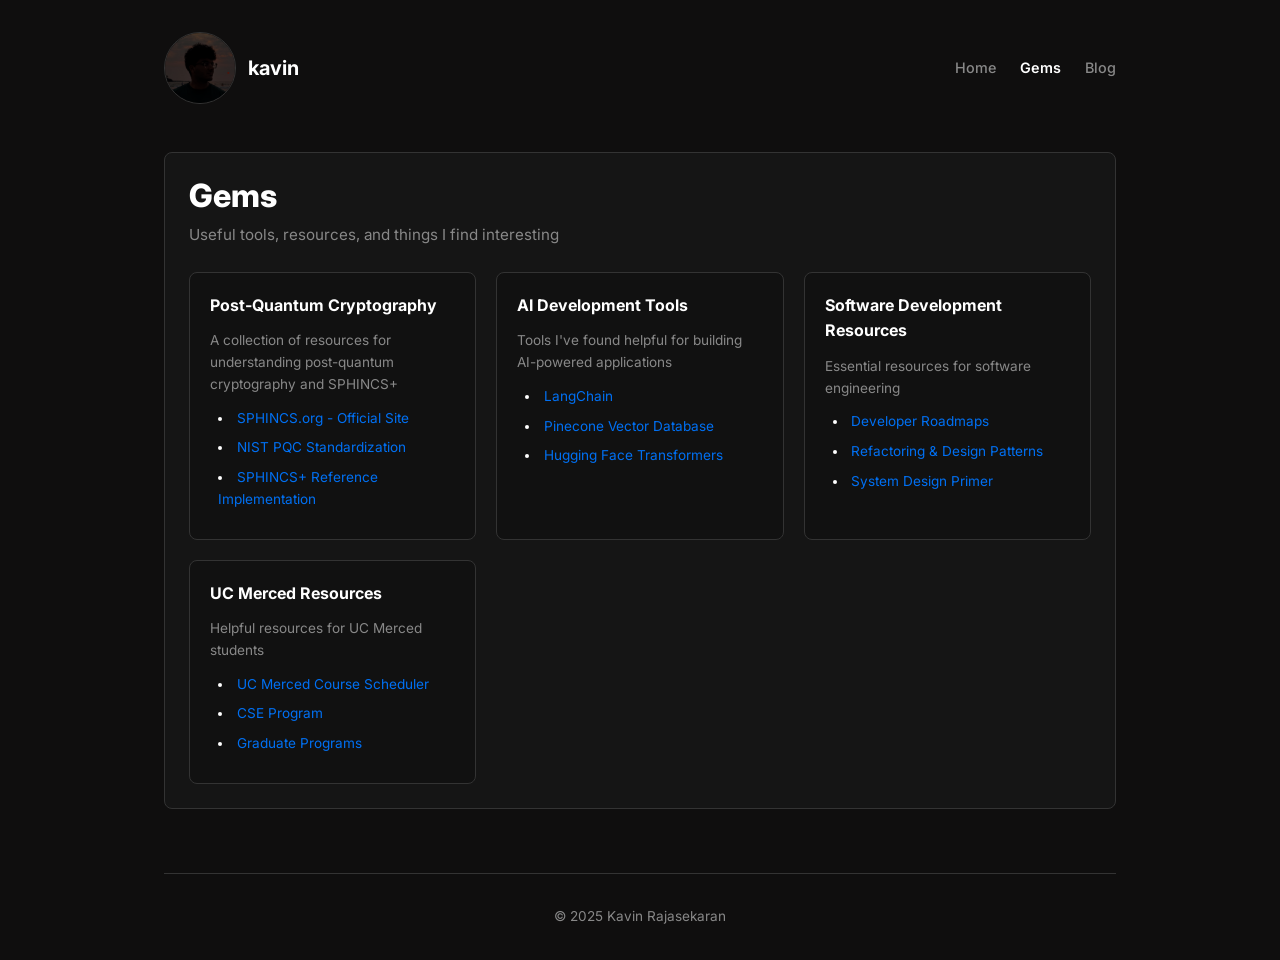
<file: real/gems.html>
<!DOCTYPE html>
<html lang="en">
<head>
  <meta charset="UTF-8">
  <meta name="viewport" content="width=device-width, initial-scale=1.0">
  <title>Gems | Kavin Rajasekaran</title>
  <link rel="stylesheet" href="css/styles.css">
  <link rel="icon" type="image/png" href="assets/favicon.png">
</head>
<body>
  <div class="container">
    <header>
      <div class="logo">
        <img src="assets/profile-pic-small.jpg" alt="Kavin Rajasekaran" class="profile-pic-small">
        <a href="/">kavin</a>
      </div>
      <nav>
        <ul>
          <li><a href="index.html">Home</a></li>
          <li><a href="#" class="active">Gems</a></li>
          <li><a href="blog.html">Blog</a></li>
        </ul>
      </nav>
    </header>

    <main>
      <section class="gems">
        <h1>Gems</h1>
        <p class="subtitle">Useful tools, resources, and things I find interesting</p>

        <div class="gems-grid">
          <div class="gem-card">
            <h3>Post-Quantum Cryptography</h3>
            <p>A collection of resources for understanding post-quantum cryptography and SPHINCS+</p>
            <ul>
              <li><a href="https://sphincs.org/" target="_blank">SPHINCS.org - Official Site</a></li>
              <li><a href="https://csrc.nist.gov/projects/post-quantum-cryptography" target="_blank">NIST PQC Standardization</a></li>
              <li><a href="https://github.com/sphincs/sphincsplus" target="_blank">SPHINCS+ Reference Implementation</a></li>
            </ul>
          </div>

          <div class="gem-card">
            <h3>AI Development Tools</h3>
            <p>Tools I've found helpful for building AI-powered applications</p>
            <ul>
              <li><a href="https://www.langchain.com/" target="_blank">LangChain</a></li>
              <li><a href="https://www.pinecone.io/" target="_blank">Pinecone Vector Database</a></li>
              <li><a href="https://github.com/huggingface/transformers" target="_blank">Hugging Face Transformers</a></li>
            </ul>
          </div>

          <div class="gem-card">
            <h3>Software Development Resources</h3>
            <p>Essential resources for software engineering</p>
            <ul>
              <li><a href="https://roadmap.sh/" target="_blank">Developer Roadmaps</a></li>
              <li><a href="https://refactoring.guru/" target="_blank">Refactoring & Design Patterns</a></li>
              <li><a href="https://github.com/donnemartin/system-design-primer" target="_blank">System Design Primer</a></li>
            </ul>
          </div>

          <div class="gem-card">
            <h3>UC Merced Resources</h3>
            <p>Helpful resources for UC Merced students</p>
            <ul>
              <li><a href="https://github.com/Insainian/UCM-Course-Stats" target="_blank">UC Merced Course Scheduler</a></li>
              <li><a href="https://engineering.ucmerced.edu/academics/undergraduate-programs/computer-science-and-engineering-cse" target="_blank">CSE Program</a></li>
              <li><a href="https://graduatedivision.ucmerced.edu/prospective-students/why-uc-merced" target="_blank">Graduate Programs</a></li>
            </ul>
          </div>
        </div>
      </section>
    </main>

    <footer>
      <p>© 2025 Kavin Rajasekaran</p>
    </footer>
  </div>

  <script src="js/main.js"></script>
</body>
</html>
</file>
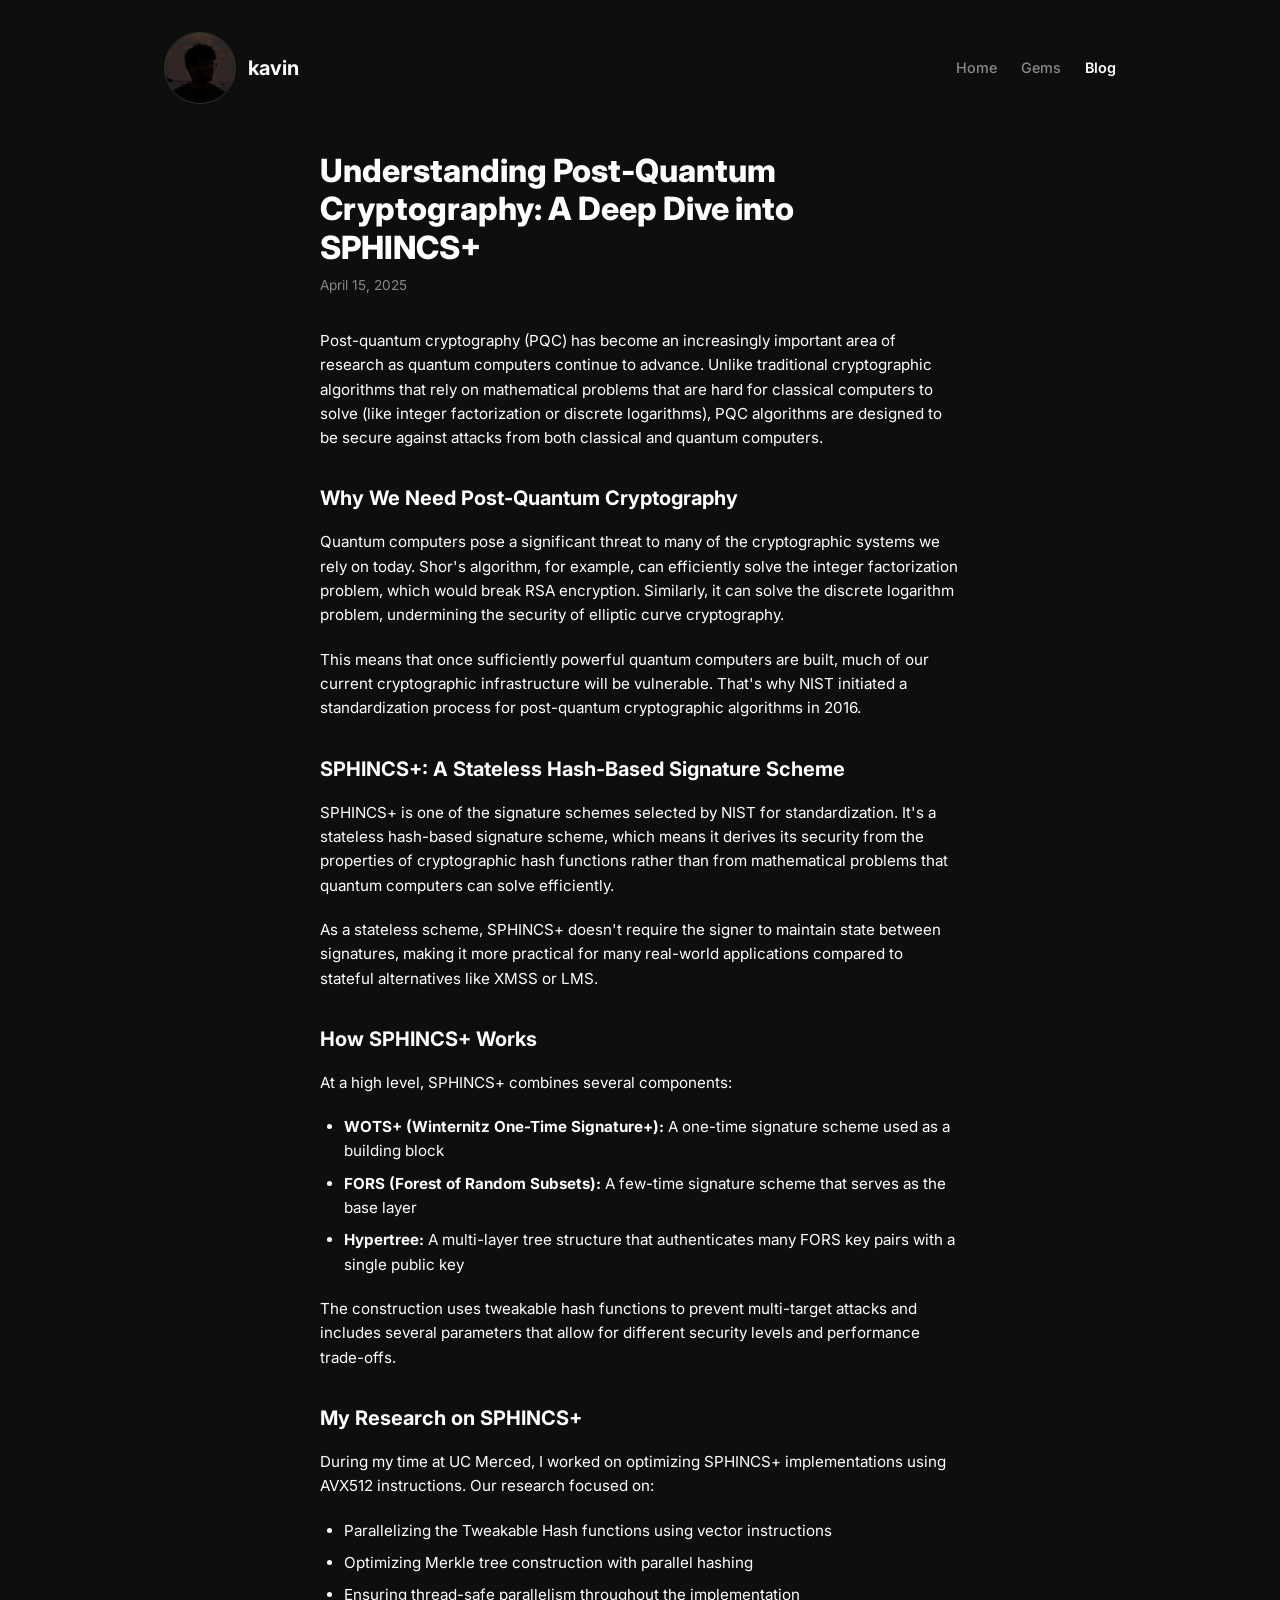
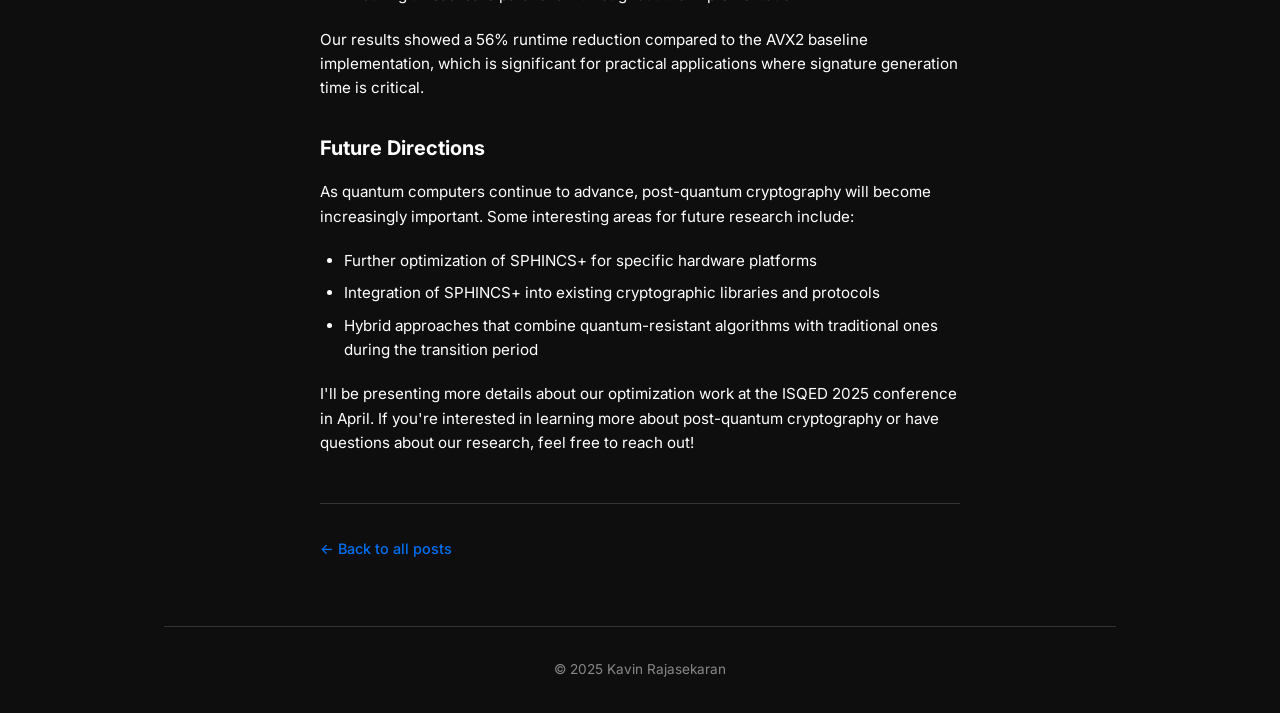
<file: real/blog/post-quantum-crypto.html>
<!DOCTYPE html>
<html lang="en">
<head>
  <meta charset="UTF-8">
  <meta name="viewport" content="width=device-width, initial-scale=1.0">
  <title>Understanding Post-Quantum Cryptography | Kavin Rajasekaran</title>
  <link rel="stylesheet" href="../css/styles.css">
  <link rel="icon" type="image/png" href="../assets/favicon.png">
</head>
<body>
  <div class="container">
    <header>
      <div class="logo">
        <img src="../assets/profile-pic-small.jpg" alt="Kavin Rajasekaran" class="profile-pic-small">
        <a href="/">kavin</a>
      </div>
      <nav>
        <ul>
          <li><a href="../index.html">Home</a></li>
          <li><a href="../gems.html">Gems</a></li>
          <li><a href="../blog.html" class="active">Blog</a></li>
        </ul>
      </nav>
    </header>

    <main>
      <article class="blog-post-full">
        <div class="post-header">
          <h1>Understanding Post-Quantum Cryptography: A Deep Dive into SPHINCS+</h1>
          <p class="post-date">April 15, 2025</p>
        </div>

        <div class="post-content">
          <p>
            Post-quantum cryptography (PQC) has become an increasingly important area of research as quantum computers continue to advance. 
            Unlike traditional cryptographic algorithms that rely on mathematical problems that are hard for classical computers to solve 
            (like integer factorization or discrete logarithms), PQC algorithms are designed to be secure against attacks from both classical 
            and quantum computers.
          </p>

          <h2>Why We Need Post-Quantum Cryptography</h2>
          <p>
            Quantum computers pose a significant threat to many of the cryptographic systems we rely on today. 
            Shor's algorithm, for example, can efficiently solve the integer factorization problem, which would break RSA encryption. 
            Similarly, it can solve the discrete logarithm problem, undermining the security of elliptic curve cryptography.
          </p>
          <p>
            This means that once sufficiently powerful quantum computers are built, much of our current cryptographic infrastructure 
            will be vulnerable. That's why NIST initiated a standardization process for post-quantum cryptographic algorithms in 2016.
          </p>

          <h2>SPHINCS+: A Stateless Hash-Based Signature Scheme</h2>
          <p>
            SPHINCS+ is one of the signature schemes selected by NIST for standardization. It's a stateless hash-based signature scheme, 
            which means it derives its security from the properties of cryptographic hash functions rather than from mathematical problems 
            that quantum computers can solve efficiently.
          </p>
          <p>
            As a stateless scheme, SPHINCS+ doesn't require the signer to maintain state between signatures, making it more practical 
            for many real-world applications compared to stateful alternatives like XMSS or LMS.
          </p>

          <h2>How SPHINCS+ Works</h2>
          <p>
            At a high level, SPHINCS+ combines several components:
          </p>
          <ul>
            <li><strong>WOTS+ (Winternitz One-Time Signature+):</strong> A one-time signature scheme used as a building block</li>
            <li><strong>FORS (Forest of Random Subsets):</strong> A few-time signature scheme that serves as the base layer</li>
            <li><strong>Hypertree:</strong> A multi-layer tree structure that authenticates many FORS key pairs with a single public key</li>
          </ul>
          <p>
            The construction uses tweakable hash functions to prevent multi-target attacks and includes several parameters that allow 
            for different security levels and performance trade-offs.
          </p>

          <h2>My Research on SPHINCS+</h2>
          <p>
            During my time at UC Merced, I worked on optimizing SPHINCS+ implementations using AVX512 instructions. Our research focused on:
          </p>
          <ul>
            <li>Parallelizing the Tweakable Hash functions using vector instructions</li>
            <li>Optimizing Merkle tree construction with parallel hashing</li>
            <li>Ensuring thread-safe parallelism throughout the implementation</li>
          </ul>
          <p>
            Our results showed a 56% runtime reduction compared to the AVX2 baseline implementation, which is significant for practical applications 
            where signature generation time is critical.
          </p>

          <h2>Future Directions</h2>
          <p>
            As quantum computers continue to advance, post-quantum cryptography will become increasingly important. Some interesting areas for future research include:
          </p>
          <ul>
            <li>Further optimization of SPHINCS+ for specific hardware platforms</li>
            <li>Integration of SPHINCS+ into existing cryptographic libraries and protocols</li>
            <li>Hybrid approaches that combine quantum-resistant algorithms with traditional ones during the transition period</li>
          </ul>
          <p>
            I'll be presenting more details about our optimization work at the ISQED 2025 conference in April. If you're interested in learning more 
            about post-quantum cryptography or have questions about our research, feel free to reach out!
          </p>
        </div>

        <div class="post-footer">
          <a href="../blog.html" class="back-to-blog">← Back to all posts</a>
        </div>
      </article>
    </main>

    <footer>
      <p>© 2025 Kavin Rajasekaran</p>
    </footer>
  </div>

  <script src="../js/main.js"></script>
</body>
</html>
</file>
<file: css/styles.css>
@import url('https://fonts.googleapis.com/css2?family=IBM+Plex+Sans:wght@400;450;500;600;700&family=Libre+Baskerville:wght@400;700&display=swap');

:root {
  --bg-primary: #f4f1ea;
  --bg-secondary: #ebe5d8;
  --surface: #fbf8f1;
  --surface-muted: #eee8dc;
  --text-primary: #1f1d1a;
  --text-secondary: #5e574f;
  --text-tertiary: #81786c;
  --accent: #c15f3c;
  --accent-hover: #8f3f26;
  --accent-light: #ead2c5;
  --border-color: #d8d0c1;
  --border-strong: #1f1d1a;
  --status-current: #2f6f60;
  --status-future: #8c5b98;
  --status-completed: #6e783a;
  --radius: 8px;
  --max-width: 980px;
}

*,
*::before,
*::after {
  box-sizing: border-box;
  margin: 0;
  padding: 0;
}

html {
  background: var(--bg-primary);
  scroll-behavior: smooth;
}

body {
  min-height: 100vh;
  overflow-x: hidden;
  background:
    linear-gradient(90deg, rgba(31, 29, 26, 0.035) 1px, transparent 1px),
    linear-gradient(180deg, rgba(31, 29, 26, 0.03) 1px, transparent 1px),
    var(--bg-primary);
  background-size: 44px 44px;
  color: var(--text-primary);
  font-family: 'IBM Plex Sans', -apple-system, BlinkMacSystemFont, 'Segoe UI', sans-serif;
  font-size: 16px;
  line-height: 1.55;
  -webkit-font-smoothing: antialiased;
  -moz-osx-font-smoothing: grayscale;
}

.glass-distortion {
  display: none;
}

img {
  max-width: 100%;
}

h1,
h2,
h3 {
  color: var(--text-primary);
  font-weight: 600;
  letter-spacing: 0;
  line-height: 1.05;
}

h1 {
  max-width: 980px;
  margin-bottom: 1rem;
  font-family: 'Libre Baskerville', Georgia, serif;
  font-size: clamp(3rem, 5.4vw, 5.35rem);
  font-weight: 400;
}

h2 {
  display: flex;
  align-items: center;
  gap: 1rem;
  margin-bottom: 1.35rem;
  font-size: 1.05rem;
  font-weight: 600;
  text-transform: uppercase;
}

h2::after {
  content: '';
  flex: 1;
  height: 1px;
  background: var(--border-color);
}

h3 {
  font-size: 1.18rem;
  font-weight: 600;
}

p {
  margin-bottom: 1rem;
  color: var(--text-secondary);
}

a {
  color: var(--text-primary);
  text-decoration-color: rgba(31, 29, 26, 0.35);
  text-decoration-thickness: 1px;
  text-underline-offset: 0.18em;
  transition: color 0.2s ease, text-decoration-color 0.2s ease, background 0.2s ease;
}

a:hover {
  color: var(--accent-hover);
  text-decoration-color: currentColor;
}

.container {
  max-width: var(--max-width);
  margin: 0 auto;
  padding: 1.25rem 1.5rem 2.5rem;
}

header {
  position: sticky;
  top: 0;
  z-index: 100;
  display: flex;
  align-items: center;
  justify-content: space-between;
  gap: 1rem;
  margin: 0 -1.5rem 5rem;
  padding: 1rem 1.5rem;
  border-bottom: 1px solid var(--border-color);
  background: rgba(244, 241, 234, 0.92);
  backdrop-filter: blur(14px);
  -webkit-backdrop-filter: blur(14px);
}

.logo {
  display: flex;
  align-items: center;
  gap: 0.7rem;
}

.logo a {
  color: var(--text-primary);
  font-size: 1rem;
  font-weight: 600;
  text-decoration: none;
}

.profile-pic-small {
  width: 34px;
  height: 34px;
  border: 1px solid var(--border-color);
  border-radius: 50%;
  object-fit: cover;
  filter: saturate(0.85) contrast(1.05);
}

nav ul {
  display: flex;
  align-items: center;
  gap: 0.15rem;
  list-style: none;
}

nav a {
  display: inline-flex;
  min-height: 36px;
  align-items: center;
  padding: 0.45rem 0.8rem;
  border: 1px solid transparent;
  border-radius: 999px;
  color: var(--text-secondary);
  font-size: 0.93rem;
  font-weight: 500;
  text-decoration: none;
}

nav a:hover,
nav a.active {
  border-color: var(--border-color);
  background: var(--surface);
  color: var(--text-primary);
}

main {
  display: block;
}

section {
  margin-bottom: 5rem;
}

.hero {
  max-width: 980px;
  margin-bottom: 4.5rem;
  padding-bottom: 2.65rem;
  border-bottom: 1px solid var(--border-strong);
}

.hero h1 {
  margin-bottom: 2rem;
}

.subtitle {
  max-width: 650px;
  margin-bottom: 1.5rem;
  color: var(--text-primary);
  font-size: clamp(1.2rem, 2vw, 1.55rem);
  font-weight: 400;
  line-height: 1.25;
}

.bio {
  max-width: 720px;
}

.bio p {
  color: var(--text-secondary);
  font-size: 1rem;
  line-height: 1.65;
}

.social-links {
  display: grid;
  gap: 0;
  align-self: stretch;
  max-width: 620px;
  margin-top: 2.25rem;
  border-top: 1px solid var(--border-color);
}

.social-links a {
  display: flex;
  align-items: center;
  justify-content: flex-start;
  gap: 1rem;
  padding: 0.95rem 0;
  border-bottom: 1px solid var(--border-color);
  color: var(--text-primary);
  font-size: 0.95rem;
  font-weight: 500;
  text-decoration: none;
}

.social-links a::after {
  content: '↗';
  margin-left: auto;
  color: var(--text-tertiary);
  font-size: 0.9rem;
}

.social-links a:hover {
  color: var(--accent-hover);
}

.social-links a i {
  width: 1.1rem;
  color: var(--text-tertiary);
}

.experience,
.education,
.projects {
  margin-bottom: 4.5rem;
}

.experience-list,
.education-list {
  display: grid;
  gap: 0;
  list-style: none;
  border-top: 1px solid var(--border-color);
}

.experience-item,
.education-item,
.publication-item,
.interest-item,
.blog-post {
  position: relative;
  padding: 1.55rem 0;
  border-bottom: 1px solid var(--border-color);
  background: transparent;
}

.experience-item::before,
.education-item::before {
  display: none;
}

.experience-item .toggle-icon,
.education-item .toggle-icon {
  display: none;
}

.experience-item-header,
.education-item-header {
  display: grid;
  grid-template-columns: 52px minmax(0, 1fr) auto;
  gap: 0.35rem 1rem;
  align-items: start;
}

.education-item-header {
  grid-template-columns: 52px minmax(0, 1fr);
}

.company-logo,
.university-logo {
  grid-row: 1 / span 2;
  width: 42px;
  height: 42px;
  border: 1px solid var(--border-color);
  border-radius: var(--radius);
  background: var(--surface);
  object-fit: contain;
  padding: 5px;
  filter: saturate(0.85);
}

.experience-item h3,
.education-item h3 {
  margin: 0;
  font-size: 1.08rem;
  line-height: 1.25;
}

.position-wrapper,
.degree-wrapper,
.duration-wrapper {
  display: flex;
  align-items: center;
  gap: 0.5rem;
}

.position,
.degree,
.duration {
  margin: 0;
}

.position,
.degree {
  color: var(--text-primary);
  font-size: 0.96rem;
  font-weight: 500;
}

.position-wrapper {
  grid-column: 2;
  grid-row: 2;
}

.degree-wrapper {
  grid-column: 2 / -1;
}

.duration-wrapper {
  grid-column: 3;
  grid-row: 1;
  justify-content: flex-end;
}

.duration {
  color: var(--text-tertiary);
  font-size: 0.9rem;
  white-space: nowrap;
}

.description {
  max-width: 720px;
  margin-top: 1.05rem;
  margin-left: 52px;
  margin-bottom: 0;
  color: var(--text-secondary);
  font-size: 0.95rem;
  line-height: 1.65;
}

.status-indicator {
  display: none;
}

.status-current,
.status-future,
.status-completed,
.status-past {
  display: none;
}

.view-more {
  display: inline-flex;
  margin: -0.5rem 0 1.5rem;
  color: var(--text-secondary);
  font-size: 0.95rem;
  font-weight: 500;
}

.project-grid,
.interests-grid {
  display: grid;
  grid-template-columns: repeat(3, minmax(0, 1fr));
  gap: 1px;
  border: 1px solid var(--border-color);
  background: var(--border-color);
}

.project-card,
.interest-item {
  display: flex;
  min-width: 0;
  flex-direction: column;
  background: var(--surface);
}

.project-card {
  overflow: hidden;
}

.project-cover {
  width: 100%;
  aspect-ratio: 16 / 9;
  border-bottom: 1px solid var(--border-color);
  background-color: var(--surface-muted);
  background-position: center;
  background-size: cover;
  filter: saturate(0.78) contrast(1.04);
}

.project-info {
  display: flex;
  flex: 1;
  flex-direction: column;
  padding: 1.15rem;
}

.project-info h3 {
  margin-bottom: 0.7rem;
  font-size: 1.05rem;
  line-height: 1.2;
}

.project-tech {
  display: flex;
  flex-wrap: wrap;
  gap: 0.45rem;
  margin-bottom: 0.85rem;
}

.project-tech img {
  width: 24px;
  height: 24px;
  object-fit: contain;
  opacity: 0.8;
  filter: saturate(0.85);
}

.project-description {
  flex: 1;
  margin-bottom: 1rem;
  color: var(--text-secondary);
  font-size: 0.92rem;
  line-height: 1.55;
}

.project-link,
.publication-link,
.read-more {
  align-self: flex-start;
  color: var(--accent-hover);
  font-size: 0.92rem;
  font-weight: 600;
}

.project-card:hover,
.publication-item:hover,
.interest-item:hover,
.blog-post:hover {
  background: #fffbf4;
}

.publications h1,
.blog h1,
main > section:first-child:not(.hero) h1 {
  margin-bottom: 0.85rem;
  font-size: clamp(3rem, 7vw, 5.7rem);
}

.publications-content h2,
.research-interests h2 {
  margin-top: 2.5rem;
}

.publication-item {
  display: grid;
  grid-template-columns: minmax(0, 1fr) auto;
  gap: 0.5rem 1.5rem;
}

.publication-item h3,
.publication-description,
.publication-links {
  grid-column: 1 / -1;
}

.publication-authors,
.publication-venue,
.publication-status {
  margin-bottom: 0;
  font-size: 0.95rem;
}

.publication-venue {
  color: var(--text-primary);
  font-style: italic;
}

.publication-status {
  justify-self: start;
  padding: 0.2rem 0.5rem;
  border: 1px solid var(--border-color);
  border-radius: 999px;
  background: var(--surface);
  color: var(--status-completed);
  font-size: 0.78rem;
  font-weight: 600;
}

.publication-description {
  max-width: 780px;
  margin: 0.65rem 0 0;
  line-height: 1.65;
}

.publication-links {
  display: flex;
  flex-wrap: wrap;
  gap: 1rem;
  margin-top: 0.5rem;
}

.publication-link-placeholder,
.publications-placeholder,
.placeholder-text {
  display: none;
}

.research-interests {
  margin-top: 4rem;
}

.interest-item {
  padding: 1.2rem;
  border-bottom: 0;
}

.interest-item h3 {
  margin-bottom: 0.65rem;
  font-size: 1.02rem;
}

.interest-item p {
  margin-bottom: 0;
  font-size: 0.93rem;
  line-height: 1.6;
}

.blog-posts {
  border-top: 1px solid var(--border-color);
}

.blog-post h2 {
  display: block;
  margin-bottom: 0.5rem;
  font-size: 1.5rem;
  text-transform: none;
}

.blog-post h2::after {
  display: none;
}

.blog-post h2 a {
  text-decoration: none;
}

.post-date {
  color: var(--text-tertiary);
  font-size: 0.9rem;
}

.post-excerpt {
  max-width: 740px;
}

footer {
  margin-top: 5rem;
  padding-top: 1.5rem;
  border-top: 1px solid var(--border-strong);
}

footer p {
  margin: 0;
  color: var(--text-tertiary);
  font-size: 0.88rem;
}

.fade-in {
  opacity: 0;
  transform: translateY(18px);
  transition: opacity 0.6s ease, transform 0.6s ease;
}

.fade-in.visible {
  opacity: 1;
  transform: translateY(0);
}

.fade-in .experience-item,
.fade-in .education-item,
.fade-in .project-card,
.fade-in .publication-item,
.fade-in .interest-item {
  opacity: 1;
  transform: none;
  transition: background 0.2s ease;
}

.fade-in.visible .experience-item,
.fade-in.visible .education-item,
.fade-in.visible .project-card,
.fade-in.visible .publication-item,
.fade-in.visible .interest-item {
  opacity: 1;
  transform: translateY(0);
}

.discord-card,
.gems-grid,
.gem-card,
.blog-post-full,
.post-header,
.post-content,
.post-footer,
.back-to-blog {
  display: none;
}

@media (prefers-reduced-motion: reduce) {
  html {
    scroll-behavior: auto;
  }

  *,
  *::before,
  *::after {
    animation-duration: 0.01ms !important;
    transition-duration: 0.01ms !important;
  }

  .fade-in,
  .fade-in .experience-item,
  .fade-in .education-item,
  .fade-in .project-card,
  .fade-in .publication-item,
  .fade-in .interest-item {
    opacity: 1;
    transform: none;
  }
}

@media (max-width: 900px) {
  .project-grid,
  .interests-grid {
    grid-template-columns: repeat(2, minmax(0, 1fr));
  }

  .experience-item-header {
    grid-template-columns: 42px minmax(0, 1fr);
  }

  .position-wrapper,
  .duration-wrapper {
    grid-column: 2;
    grid-row: auto;
    justify-content: flex-start;
  }

  .description {
    margin-left: 42px;
  }
}

@media (max-width: 640px) {
  .container {
    padding: 0.9rem 1rem 2rem;
  }

  header {
    position: static;
    flex-direction: column;
    align-items: flex-start;
    margin: 0 -1rem 3.25rem;
    padding: 0.85rem 1rem;
  }

  nav {
    width: 100%;
  }

  nav ul {
    width: 100%;
    justify-content: space-between;
  }

  nav a {
    padding-inline: 0.65rem;
    font-size: 0.88rem;
  }

  h1 {
    font-size: clamp(2.55rem, 16vw, 4.2rem);
  }

  h2 {
    font-size: 0.95rem;
  }

  section {
    margin-bottom: 3.75rem;
  }

  .hero {
    margin-bottom: 4rem;
    padding-bottom: 2rem;
  }

  .social-links a span {
    overflow-wrap: anywhere;
  }

  .project-grid,
  .interests-grid {
    grid-template-columns: 1fr;
  }

  .experience-item,
  .education-item,
  .publication-item,
  .blog-post {
    padding: 1.15rem 0;
  }

  .experience-item-header,
  .education-item-header {
    grid-template-columns: 38px minmax(0, 1fr);
    gap: 0.35rem 0.8rem;
  }

  .company-logo,
  .university-logo {
    width: 38px;
    height: 38px;
  }

  .description {
    margin-left: 0;
  }

  .experience-item::before,
  .education-item::before {
    display: none;
  }

  .publication-item {
    display: block;
  }

  .publication-authors,
  .publication-venue,
  .publication-status {
    margin-bottom: 0.45rem;
  }
}
</file>
<file: css/games.css>
.game-container {
  display: flex;
  flex-direction: column;
  align-items: center;
  margin-top: 2rem;
  padding: 1.25rem;
  border: 1px solid var(--border-color);
  background: var(--surface);
}

.controls {
  display: flex;
  flex-wrap: wrap;
  justify-content: center;
  gap: 1rem;
  width: 100%;
  margin-bottom: 2rem;
  padding-bottom: 1.25rem;
  border-bottom: 1px solid var(--border-color);
}

.control-group {
  display: flex;
  min-width: 170px;
  flex-direction: column;
  gap: 0.45rem;
}

.control-group label {
  color: var(--text-tertiary);
  font-size: 0.8rem;
  font-weight: 600;
  text-transform: uppercase;
}

.controls select,
.controls button {
  min-height: 40px;
  padding: 0.5rem 0.75rem;
  border: 1px solid var(--border-color);
  border-radius: var(--radius);
  background: var(--bg-primary);
  color: var(--text-primary);
  font-family: inherit;
  font-size: 0.95rem;
}

.controls select {
  cursor: pointer;
}

.controls button {
  border-color: var(--border-strong);
  background: var(--text-primary);
  color: var(--bg-primary);
  cursor: pointer;
  font-weight: 600;
  transition: background 0.2s ease, transform 0.2s ease;
}

.controls button:hover {
  background: var(--accent-hover);
  transform: translateY(-1px);
}

.turn-indicator {
  min-height: 30px;
  margin-bottom: 1.5rem;
  color: var(--text-primary);
  font-size: 1.05rem;
  font-weight: 600;
}

.connect4-board {
  display: inline-flex;
  flex-direction: column;
  padding: 10px;
  border: 1px solid #28362f;
  border-radius: var(--radius);
  background-color: #2f6f60;
  box-shadow: 0 16px 30px rgba(31, 29, 26, 0.16);
}

.board-row {
  display: flex;
}

.cell {
  position: relative;
  display: flex;
  width: 60px;
  height: 60px;
  align-items: center;
  justify-content: center;
  margin: 5px;
  overflow: hidden;
  border-radius: 50%;
  background-color: var(--surface);
  box-shadow: inset 0 2px 8px rgba(31, 29, 26, 0.28);
  cursor: pointer;
  transition: background-color 0.2s ease;
}

.cell:hover {
  background-color: #fffaf0;
}

.piece {
  position: absolute;
  top: 3px;
  width: 54px;
  height: 54px;
  border-radius: 50%;
  box-shadow: inset 0 -3px 5px rgba(31, 29, 26, 0.32), 0 2px 4px rgba(31, 29, 26, 0.2);
  animation: dropIn 0.45s cubic-bezier(0.25, 0.8, 0.25, 1);
}

.piece.player1 {
  background: radial-gradient(circle at 30% 30%, #f3a286, #b84e31);
}

.piece.player2 {
  background: radial-gradient(circle at 30% 30%, #f1d988, #9c7a28);
}

.piece.winning-piece::before {
  content: '';
  position: absolute;
  top: 50%;
  left: 50%;
  width: 20px;
  height: 20px;
  border-radius: 50%;
  background: rgba(255, 255, 255, 0.55);
  animation: pulse 1s infinite alternate;
  transform: translate(-50%, -50%);
}

@keyframes dropIn {
  0% { transform: translateY(-400px); opacity: 0; }
  60% { transform: translateY(20px); }
  80% { transform: translateY(-10px); }
  100% { transform: translateY(0); opacity: 1; }
}

@keyframes pulse {
  0% { transform: translate(-50%, -50%) scale(1); opacity: 0.5; }
  100% { transform: translate(-50%, -50%) scale(1.5); opacity: 0; }
}

@media (max-width: 600px) {
  .game-container {
    padding: 0.8rem;
  }

  .control-group {
    width: 100%;
  }

  .cell {
    width: 40px;
    height: 40px;
    margin: 3px;
  }

  .piece {
    top: 2px;
    width: 36px;
    height: 36px;
  }
}
</file>
<file: real/css/styles.css>
/* Base styles */
@import url('https://fonts.googleapis.com/css2?family=Inter:wght@400;500;600;700;800&display=swap');

:root {
  --bg-color: #0f0e0e;
  --text-color: #ffffff;
  --text-secondary: #888888;
  --accent-color: #0070f3;
  --border-color: #333333;
  --card-bg: #111111;
  --hover-bg: #222222;
  --status-current: #0070f3;
  --status-future: #8b5cf6;
  --status-completed: #10b981;
  --section-bg: #151515;
}

* {
  box-sizing: border-box;
  margin: 0;
  padding: 0;
}

body {
  font-family: 'Inter', -apple-system, BlinkMacSystemFont, 'Segoe UI', Roboto, Oxygen, Ubuntu, Cantarell, 'Open Sans', 'Helvetica Neue', sans-serif;
  background-color: var(--bg-color);
  color: var(--text-color);
  line-height: 1.6;
  font-size: 16px;
}

.container {
  max-width: 1000px;
  margin: 0 auto;
  padding: 2rem 1.5rem;
}

a {
  color: var(--accent-color);
  text-decoration: none;
  transition: color 0.2s ease;
}

a:hover {
  text-decoration: underline;
}

/* Section Styling */
section {
  margin-bottom: 3rem;
  padding: 1.5rem;
  border-radius: 8px;
  background-color: var(--section-bg);
  border: 1px solid var(--border-color);
}

/* Header and Navigation */
header {
  display: flex;
  justify-content: space-between;
  align-items: center;
  margin-bottom: 3rem;
}

.logo {
  display: flex;
  align-items: center;
  gap: 0.75rem;
}

.logo a {
  color: var(--text-color);
  font-weight: 700;
  font-size: 1.25rem;
}

.logo a:hover {
  text-decoration: none;
}

.profile-pic-small {
  width: 72px;
  height: 72px;
  border-radius: 50%;
  object-fit: cover;
  border: 1px solid var(--border-color);
}

nav ul {
  display: flex;
  list-style: none;
  gap: 1.5rem;
}

nav a {
  color: var(--text-secondary);
  font-weight: 500;
  font-size: 0.9rem;
  padding: 0.5rem 0;
}

nav a.active {
  color: var(--text-color);
  font-weight: 600;
}

/* Hero Section */
.hero {
  margin-bottom: 3rem;
  background-color: transparent;
  border: none;
  padding: 0;
}

h1 {
  font-size: 2rem;
  font-weight: 800;
  margin-bottom: 0.5rem;
  line-height: 1.2;
}

.subtitle {
  color: var(--text-secondary);
  margin-bottom: 1.5rem;
  font-size: 0.95rem;
}

.bio {
  margin-bottom: 2rem;
}

.bio p {
  margin-bottom: 1rem;
  font-size: 0.95rem;
}

.social-links {
  display: flex;
  flex-wrap: wrap;
  gap: 0.75rem;
  margin-top: 1.5rem;
}

.social-links a {
  display: inline-block;
  padding: 0.4rem 0.8rem;
  background-color: var(--card-bg);
  border: 1px solid var(--border-color);
  border-radius: 9999px;
  color: var(--text-color);
  font-size: 0.85rem;
  transition: background-color 0.2s ease;
}

.social-links a:hover {
  background-color: var(--hover-bg);
  text-decoration: none;
}

/* Experience and Education Sections */
.experience, .education {
  margin-bottom: 3rem;
}

h2 {
  font-size: 1.5rem;
  font-weight: 700;
  margin-bottom: 1.5rem;
}

.experience-list, .education-list {
  list-style: none;
}

.experience-item, .education-item {
  position: relative;
  padding-left: 1.5rem;
  margin-bottom: 1.5rem;
  border-radius: 0.25rem;
  transition: background-color 0.2s ease;
}

.experience-item:hover, .education-item:hover {
  background-color: var(--card-bg);
}

.experience-item-header, .education-item-header {
  display: flex;
  align-items: center;
  gap: 0.75rem;
  margin-bottom: 0.25rem;
  padding-top: 0.5rem;
  flex-wrap: wrap;
}

.company-logo, .university-logo {
  width: 32px;
  height: 32px;
  border-radius: 4px;
  object-fit: contain;
  background-color: #ffffff;
  padding: 2px;
}

.experience-item .toggle-icon, .education-item .toggle-icon {
  position: absolute;
  left: 0;
  top: 0.75rem;
  width: 16px;
  height: 16px;
  color: var(--text-secondary);
  transition: transform 0.3s ease;
}

.experience-item.expanded .toggle-icon, .education-item.expanded .toggle-icon {
  transform: rotate(90deg);
}

.status-indicator {
  display: inline-block;
  width: 8px;
  height: 8px;
  border-radius: 50%;
}

.status-current {
  background-color: var(--status-current);
}

.status-future {
  background-color: var(--status-future);
}

.status-completed {
  background-color: var(--status-completed);
}

.status-past {
  display: none;
}

.experience-item h3, .education-item h3 {
  font-size: 1rem;
  font-weight: 600;
  margin: 0;
  margin-right: 0.5rem;
}

.position-wrapper, .degree-wrapper {
  display: flex;
  align-items: center;
  gap: 0.5rem;
}

.position-wrapper::before {
  content: "|";
  color: var(--text-secondary);
  margin-right: 0.5rem;
}

.position, .degree {
  font-weight: 500;
  margin: 0;
  font-size: 0.9rem;
  color: var(--text-secondary);
}

.duration-wrapper {
  display: flex;
  align-items: center;
  gap: 0.5rem;
  margin-left: auto;
}

.duration {
  font-size: 0.85rem;
  color: var(--text-secondary);
  margin: 0;
}

.description {
  font-size: 0.9rem;
  color: var(--text-secondary);
  margin-top: 0.5rem;
  margin-left: 2.75rem;
  display: none;
}

.description.expanded {
  display: block;
}

/* Projects Section */
.projects {
  margin-bottom: 3rem;
}

.view-more {
  display: block;
  margin-top: -1rem;
  margin-bottom: 1.5rem;
  font-size: 0.85rem;
}

.project-grid {
  display: grid;
  grid-template-columns: repeat(2, 1fr);
  gap: 1.25rem;
}

.project-card {
  background-color: var(--card-bg);
  border: 1px solid var(--border-color);
  border-radius: 0.5rem;
  overflow: hidden;
  transition: transform 0.2s ease;
}

.project-card:hover {
  transform: translateY(-4px);
}

.project-cover {
  height: 140px;
  background-color: rgba(255, 255, 255, 0.02);
  border-bottom: 1px solid var(--border-color);
  background-size: cover;
  background-position: center;
}

.project-info {
  padding: 1rem;
}

.project-info h3 {
  font-size: 1rem;
  margin-bottom: 0.25rem;
}

.project-type {
  display: inline-block;
  padding: 0.15rem 0.4rem;
  background-color: rgba(0, 112, 243, 0.1);
  color: var(--accent-color);
  border-radius: 0.25rem;
  font-size: 0.7rem;
  margin-bottom: 0.75rem;
}

.project-tech {
  display: flex;
  flex-wrap: wrap;
  gap: 0.5rem;
  margin-bottom: 0.75rem;
}

.project-tech img {
  height: 24px;
  width: 24px;
  object-fit: contain;
}

.project-description {
  color: var(--text-secondary);
  font-size: 0.85rem;
  margin-bottom: 0.75rem;
}

.project-link {
  display: inline-block;
  font-size: 0.85rem;
}

/* Discord Card */
.discord-card {
  background-color: var(--card-bg);
  border: 1px solid var(--border-color);
  border-radius: 0.5rem;
  padding: 1.25rem;
  margin-top: 3rem;
  text-align: center;
  cursor: pointer;
  transition: background-color 0.2s ease;
}

.discord-card:hover {
  background-color: var(--hover-bg);
}

.discord-note {
  color: var(--text-secondary);
  font-size: 0.75rem;
  margin-top: 0.5rem;
}

/* Gems Page */
.gems-grid {
  display: grid;
  grid-template-columns: repeat(auto-fill, minmax(280px, 1fr));
  gap: 1.25rem;
}

.gem-card {
  background-color: var(--card-bg);
  border: 1px solid var(--border-color);
  border-radius: 0.5rem;
  padding: 1.25rem;
}

.gem-card h3 {
  font-size: 1rem;
  margin-bottom: 0.75rem;
}

.gem-card p {
  color: var(--text-secondary);
  font-size: 0.85rem;
  margin-bottom: 0.75rem;
}

.gem-card ul {
  list-style-position: inside;
  padding-left: 0.5rem;
}

.gem-card li {
  margin-bottom: 0.5rem;
  font-size: 0.85rem;
}

.gem-card a {
  font-size: 0.85rem;
}

/* Blog Page */
.blog-posts {
  display: flex;
  flex-direction: column;
  gap: 2rem;
}

.blog-post {
  padding-bottom: 2rem;
  border-bottom: 1px solid var(--border-color);
}

.blog-post:last-child {
  border-bottom: none;
}

.blog-post h2 {
  font-size: 1.25rem;
  margin-bottom: 0.5rem;
}

.blog-post h2 a {
  color: var(--text-color);
}

.post-date {
  color: var(--text-secondary);
  font-size: 0.85rem;
  margin-bottom: 0.75rem;
}

.post-excerpt {
  margin-bottom: 0.75rem;
  font-size: 0.9rem;
  color: var(--text-secondary);
}

.read-more {
  font-size: 0.85rem;
  font-weight: 500;
}

/* Blog Post Page */
.blog-post-full {
  max-width: 640px;
  margin: 0 auto;
}

.post-header {
  margin-bottom: 2rem;
}

.post-content {
  margin-bottom: 3rem;
}

.post-content p,
.post-content ul,
.post-content ol {
  margin-bottom: 1.25rem;
  font-size: 0.95rem;
}

.post-content h2 {
  font-size: 1.25rem;
  margin: 2rem 0 1rem;
}

.post-content ul,
.post-content ol {
  padding-left: 1.5rem;
}

.post-content li {
  margin-bottom: 0.5rem;
  font-size: 0.95rem;
}

.post-footer {
  padding-top: 2rem;
  border-top: 1px solid var(--border-color);
}

.back-to-blog {
  display: inline-block;
  font-weight: 500;
  font-size: 0.9rem;
}

/* Footer */
footer {
  margin-top: 4rem;
  padding-top: 2rem;
  border-top: 1px solid var(--border-color);
  text-align: center;
  color: var(--text-secondary);
  font-size: 0.85rem;
}

/* Responsive */
@media (max-width: 768px) {
  .container {
    padding: 1.5rem 1rem;
  }
  
  h1 {
    font-size: 1.75rem;
  }
  
  h2 {
    font-size: 1.25rem;
  }
  
  .project-grid,
  .gems-grid {
    grid-template-columns: 1fr;
  }
  
  header {
    flex-direction: column;
    align-items: flex-start;
    gap: 1rem;
  }
  
  nav ul {
    gap: 1rem;
  }
}

@media (min-width: 769px) and (max-width: 1100px) {
  .project-grid {
    grid-template-columns: repeat(2, 1fr);
  }
}
</file>
